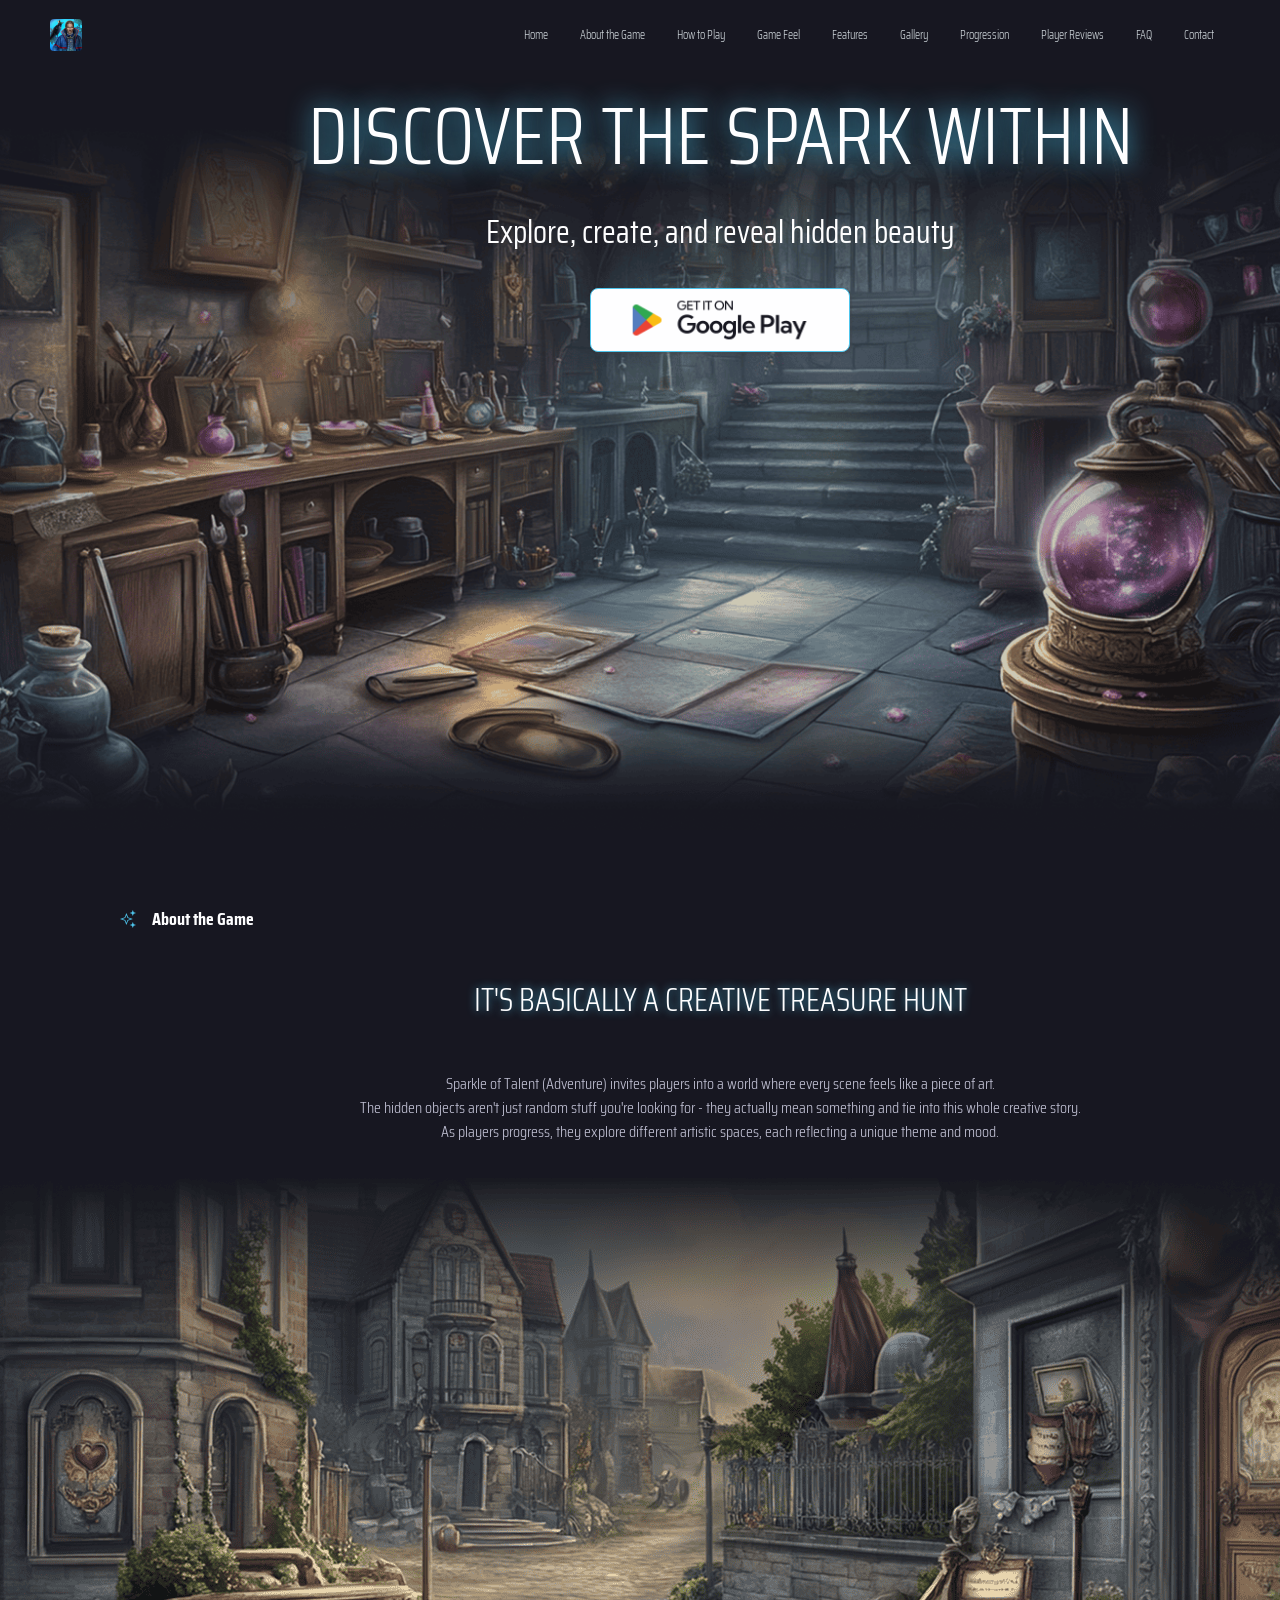
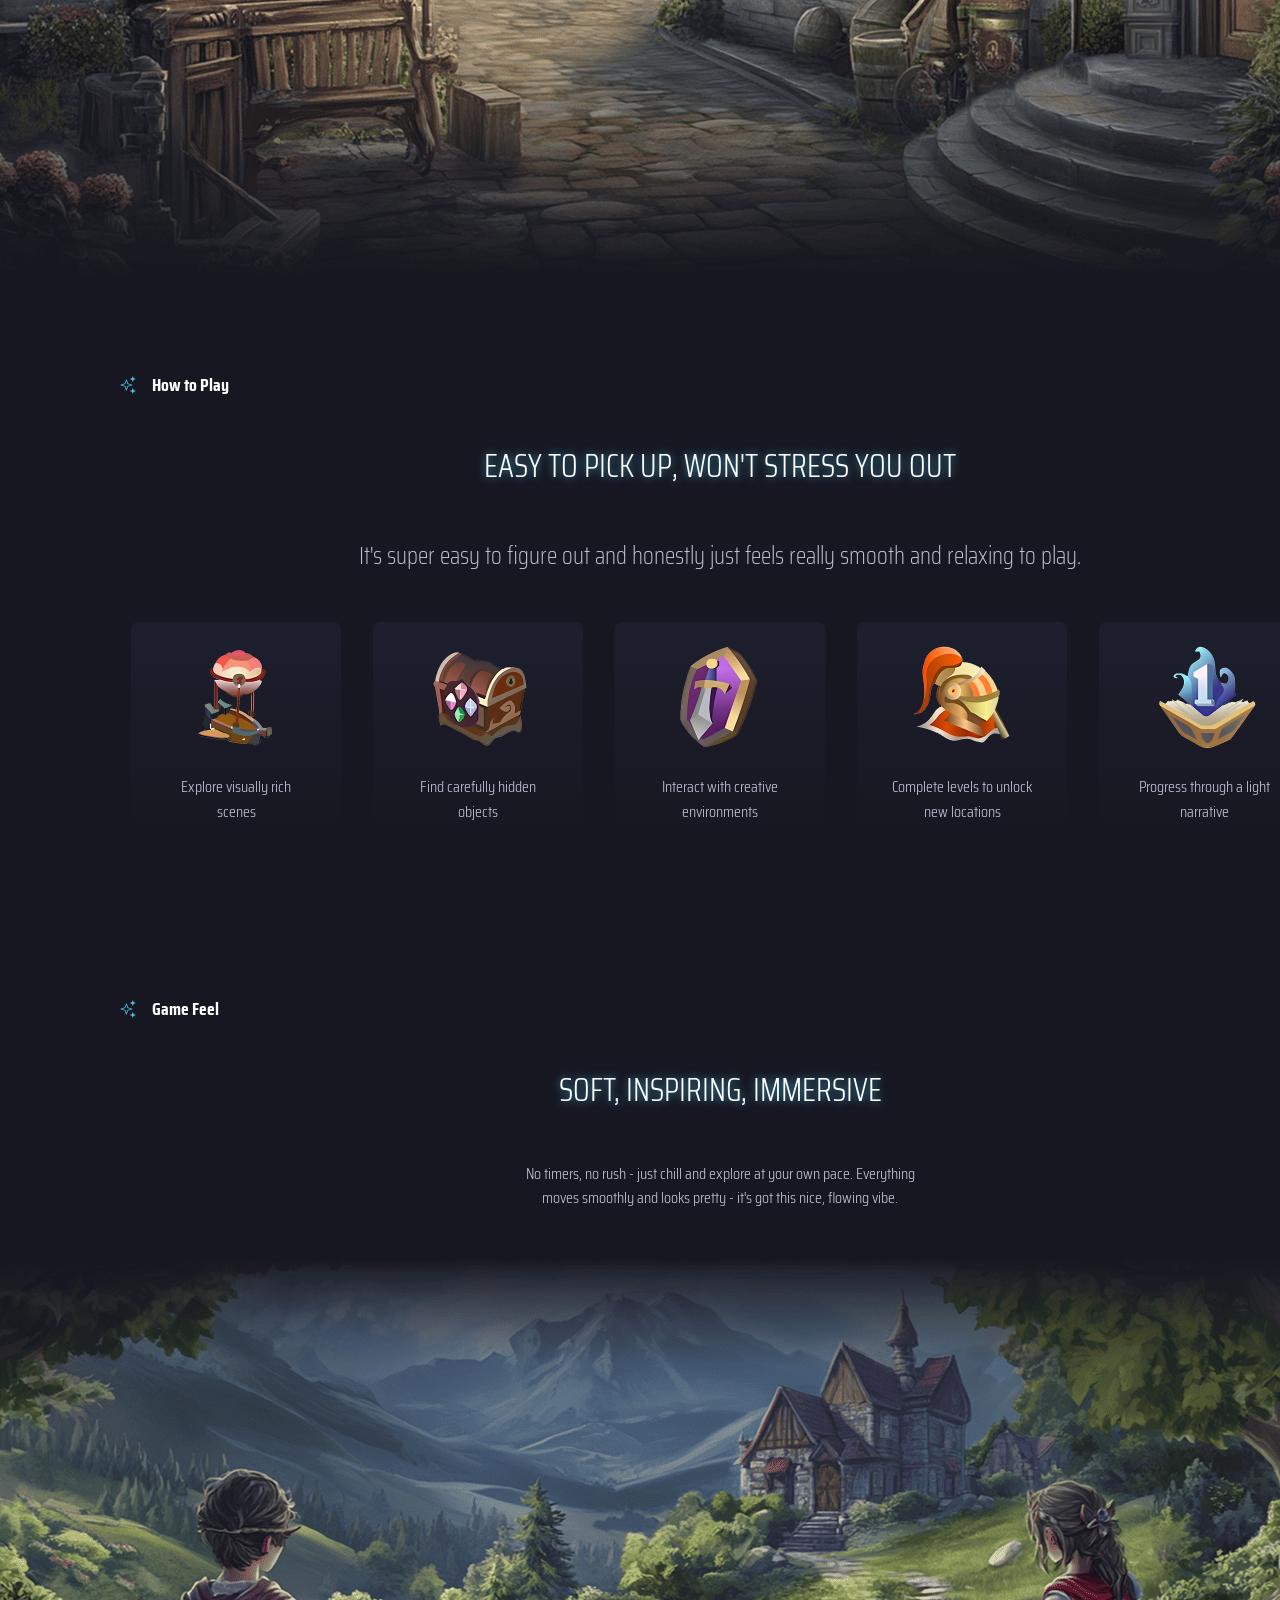
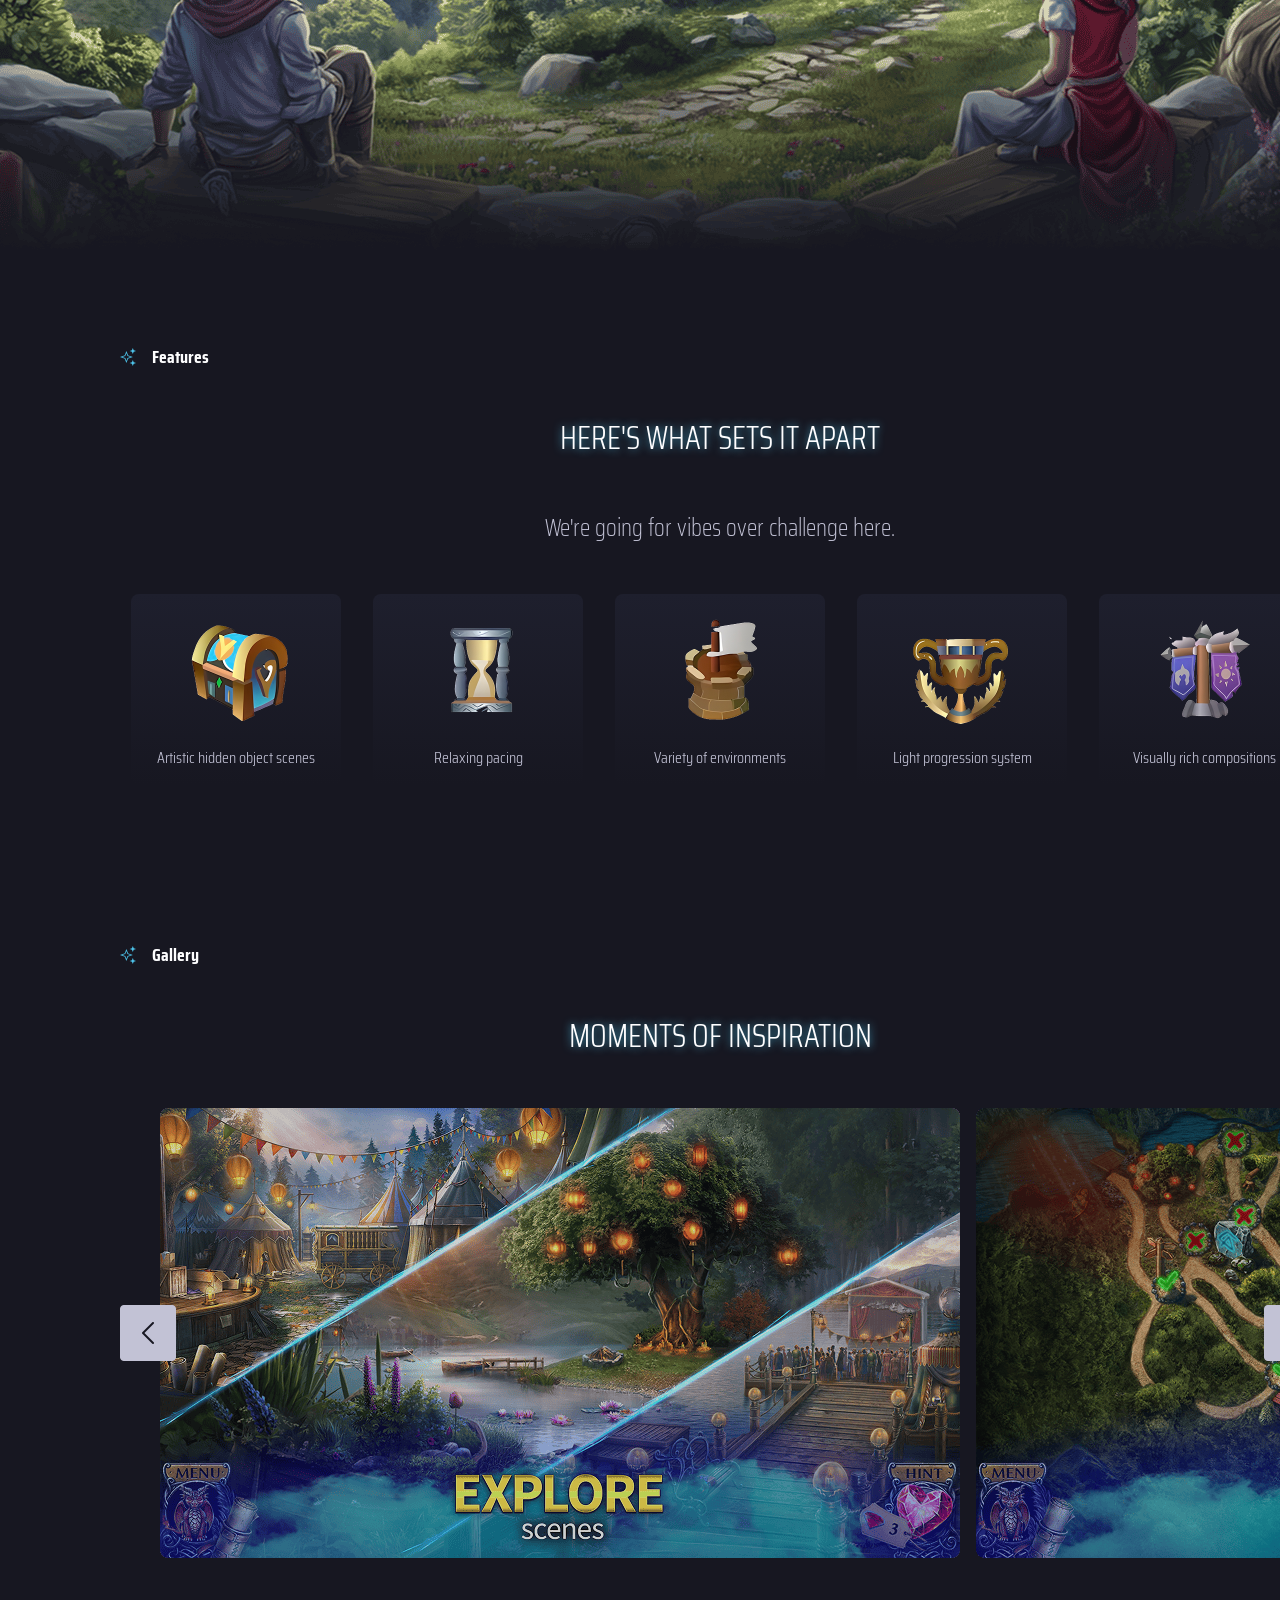
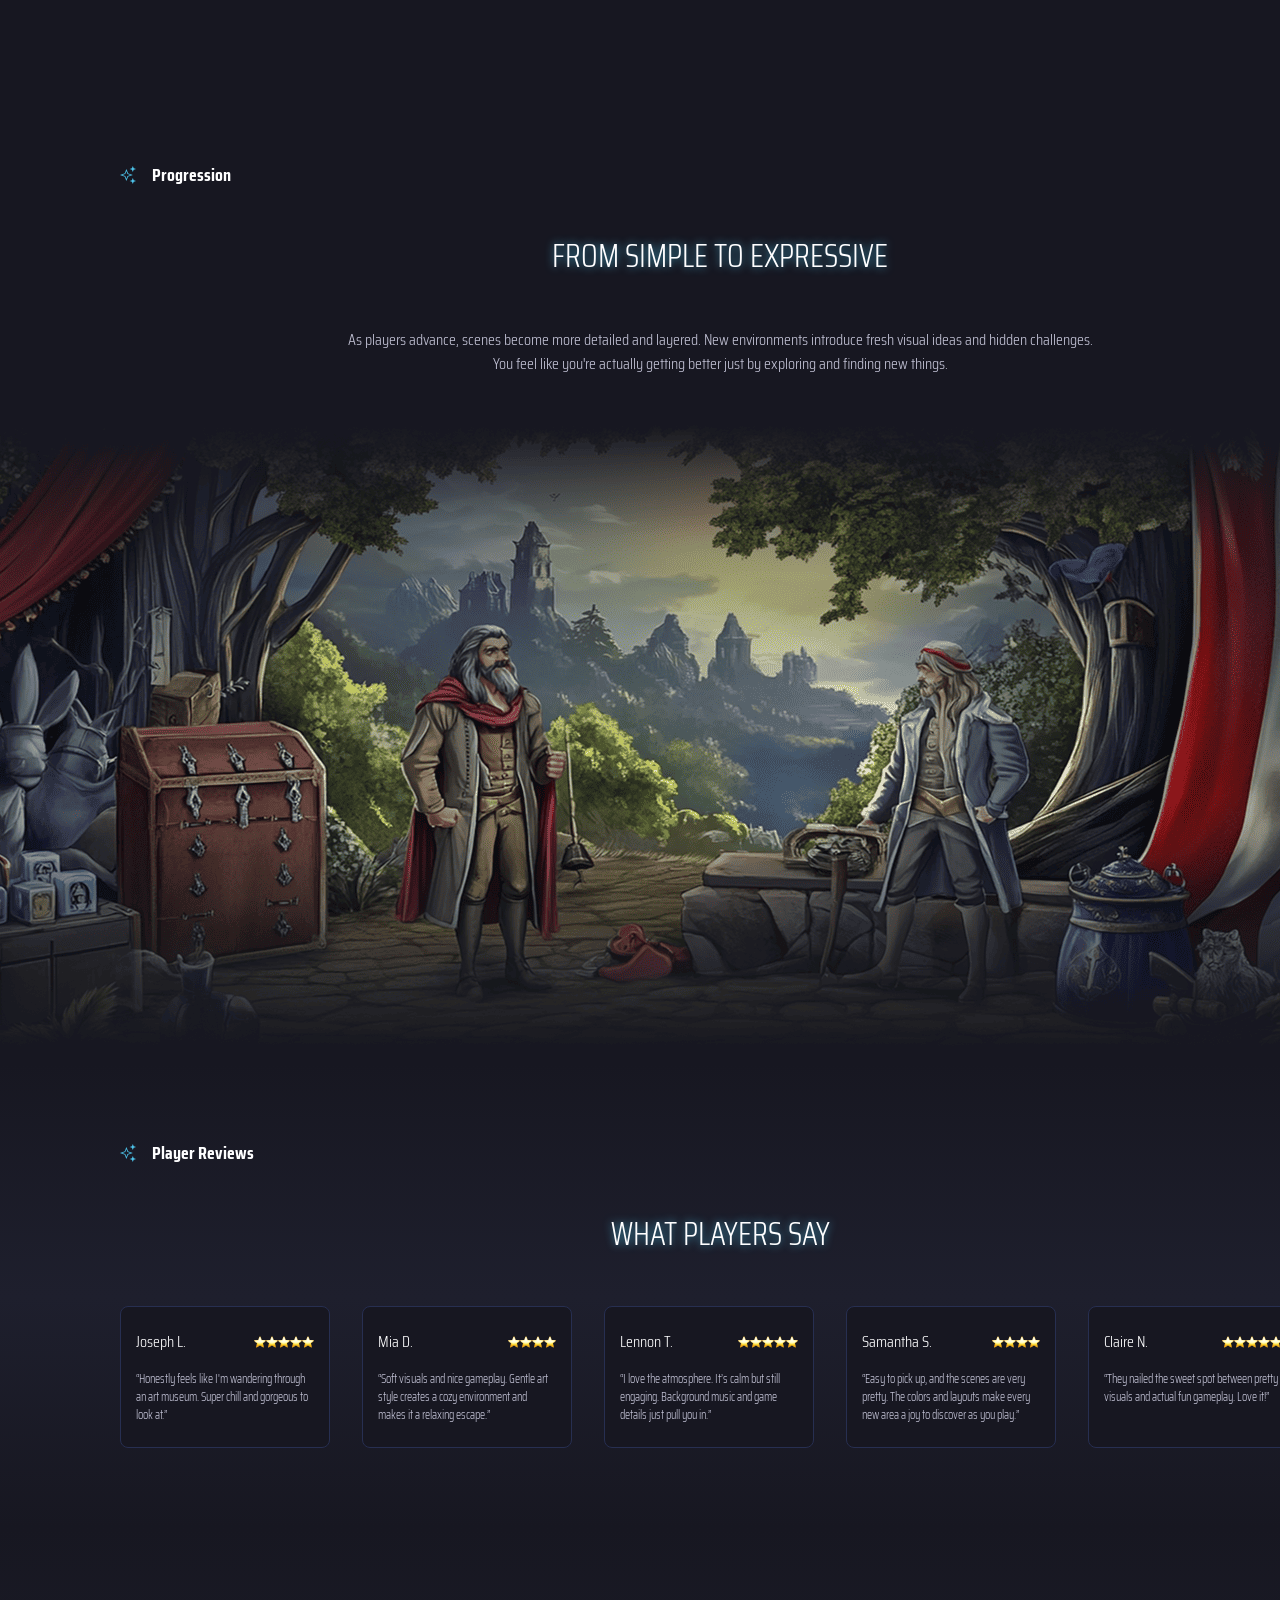
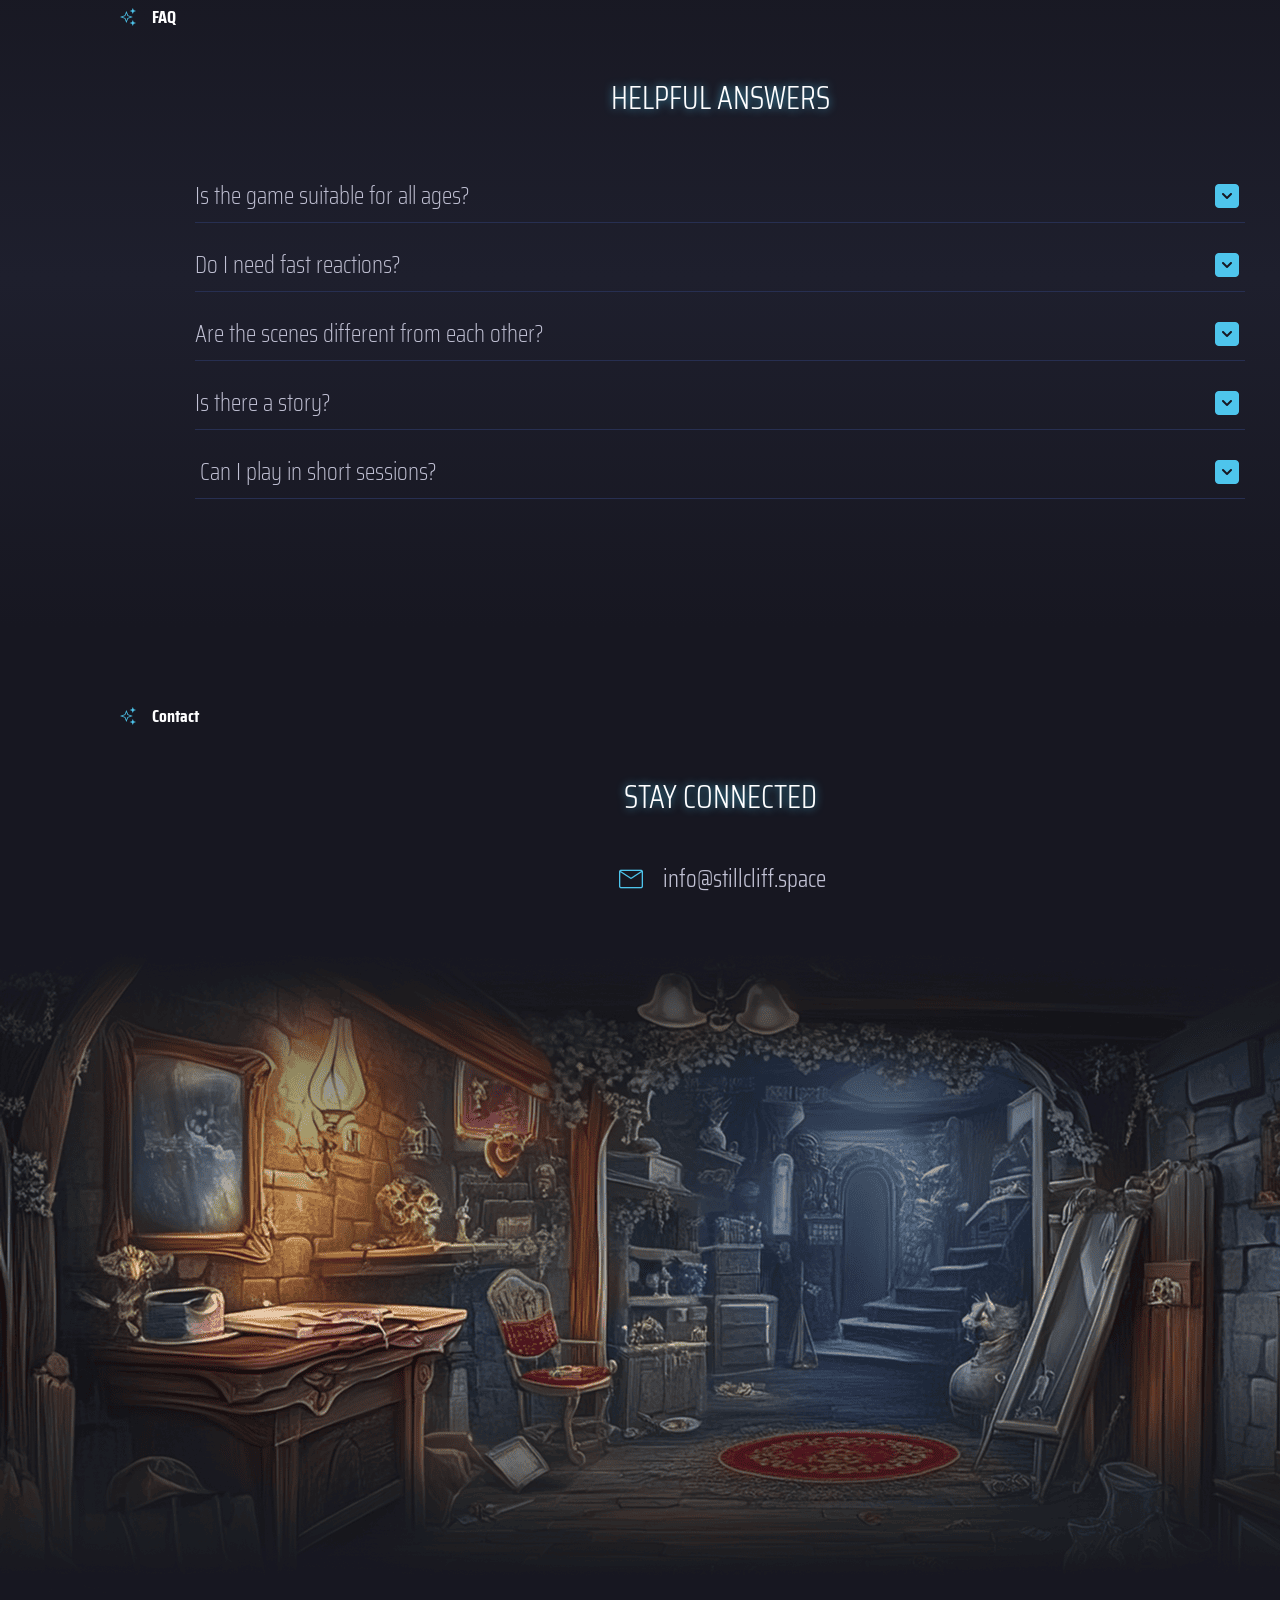
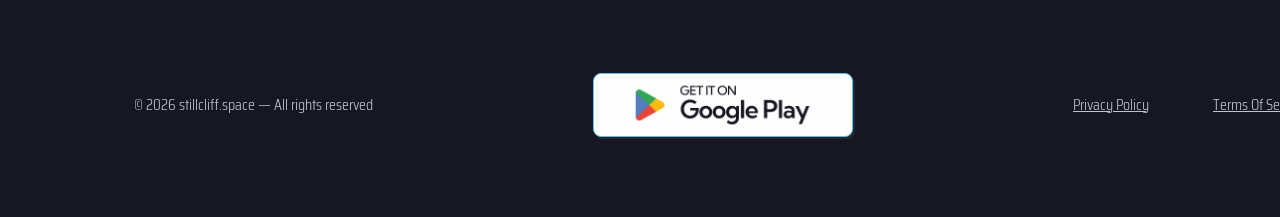
<file: index.html>
<!doctype html>
<html lang="en">
  <head>
    <meta charset="UTF-8" />
    <meta name="viewport" content="width=device-width, initial-scale=1.0" />
    <meta name="description" content="" />
    <title>Sparkle of Talent</title>
    <link rel="icon" href="img/fav_500.png" />

    <link rel="stylesheet" type="text/css" href="slick/slick.css" />
    <link rel="stylesheet" href="css/main.css" />
  </head>

  <body>
    <header class="o-c-header">
      <div class="o-c-header-background"></div>
      <nav class="o-c-navigation">
        <ul class="o-c-navigation-list">
          <li class="o-c-navigation-item">
            <a href="/">
              <img
                class="o-c-title-img o-c-navigation-img"
                alt="logo"
                src="img/fav_500.png"
                style="width: 32px; border-radius: 4px"
              />
            </a>
          </li>
          <li class="o-c-navigation-item">
            <a href="/" class="o-c-navigation-link">Home</a>
          </li>
          <li class="o-c-navigation-item">
            <a href="/#about" class="o-c-navigation-link">About the Game</a>
          </li>
          <li class="o-c-navigation-item">
            <a href="/#why" class="o-c-navigation-link">How to Play</a>
          </li>
          <li class="o-c-navigation-item">
            <a href="/#uniqueness" class="o-c-navigation-link">Game Feel</a>
          </li>

          <li class="o-c-navigation-item">
            <a href="/#how" class="o-c-navigation-link">Features</a>
          </li>
          <li class="o-c-navigation-item">
            <a href="/#gallery" class="o-c-navigation-link">Gallery</a>
          </li>
          <li class="o-c-navigation-item">
            <a href="/#progression" class="o-c-navigation-link">Progression</a>
          </li>
          <li class="o-c-navigation-item">
            <a href="/#reviews" class="o-c-navigation-link">Player Reviews</a>
          </li>
          <li class="o-c-navigation-item">
            <a href="/#faq" class="o-c-navigation-link">FAQ</a>
          </li>

          <li class="o-c-navigation-item">
            <a href="/#features" class="o-c-navigation-link">Contact</a>
          </li>
        </ul>

        <div class="o-c-header-button-wrapper">
          <a href="/" class="o-c-policy-terms-header-icon-menu">
            <img
              href="/"
              class="o-c-title-img"
              alt="logo"
              src="img/fav_500.png"
              style="width: 24px; border-radius: 4px"
            />
          </a>

          <button type="button" class="o-c-header-icon-button" data-menu-button>
            <svg
              class="o-c-header-icon o-c-header-icon-menu"
              width="24"
              height="24"
              viewBox="0 0 24 24"
              fill="none"
              xmlns="http://www.w3.org/2000/svg"
            >
              <path
                d="M5 7H19M5 17H19M5 12H19"
                stroke="#4EC5EC"
                stroke-linecap="round"
              />
            </svg>

            <svg
              class="o-c-header-icon o-c-header-icon-close"
              width="24"
              height="24"
              viewBox="0 0 24 24"
              fill="none"
              xmlns="http://www.w3.org/2000/svg"
            >
              <path
                d="M6 6L11.75 11.75M11.75 11.75L6 17.5M11.75 11.75L17.5 17.5M11.75 11.75L17.5 6"
                stroke="#4EC5EC"
                stroke-linecap="round"
                stroke-linejoin="round"
              />
            </svg>
          </button>
        </div>
      </nav>
    </header>

    <main>
      <section class="o-c-home" id="home">
        <div class="o-c-home-container">
          <div class="o-c-home-container-top">
            <h1 class="o-c-home-title">Discover the Spark Within</h1>
            <p class="o-c-home-text">
              Explore, create, and reveal hidden beauty
            </p>
            <a
              class="o-c-home-link"
              href="https://play.google.com/store/apps/details?id=com.ffsvideogames.il8f2p&hl=en&gl=us"
              target="_blank"
            >
              <img class="o-c-home-img" src="./img/1.png" alt="google play" />
            </a>
          </div>
        </div>
      </section>
      <section class="o-c-about" id="about">
        <div class="o-c-about-container">
          <div class="o-c-about-title">
            <img class="o-c-about-title-img" src="/img/tower.png" alt="tower" />
            <h2>About the Game</h2>
          </div>
          <h3 class="o-c-about-title-two">
            It's basically a creative treasure hunt
          </h3>
          <p class="o-c-about-text">
            Sparkle of Talent (Adventure) invites players into a world where
            every scene feels like a piece of art. <br />
            The hidden objects aren't just random stuff you're looking for -
            they actually mean something and tie into this whole creative story.
            As players progress, they explore different artistic spaces, each
            reflecting a unique theme and mood.
          </p>
        </div>
      </section>
      <article class="o-c-why" id="why">
        <span style="display: none"
          >Generated: 2026-05-7, Hash: o-c-qk-o-c-39fd7x</span
        >

        <div class="o-c-why-container">
          <div class="o-c-about-title">
            <img class="o-c-about-title-img" src="/img/tower.png" alt="tower" />
            <h2>How to Play</h2>
          </div>
          <h3 class="o-c-about-title-two">
            Easy to pick up, won't stress you out
          </h3>
          <p class="o-c-about-text o-c-about-text-two">
            It's super easy to figure out and honestly just feels really smooth
            and relaxing to play.
          </p>
          <dl class="o-c-why-list">
            <div class="o-c-why-item">
              <dt class="o-c-why-text-bold">
                <figure class="o-c-why-img">
                  <img class="o-c-why-img" src="img/why/2 (1).png" />
                </figure>
              </dt>
              <dd class="o-c-why-text">Explore visually rich scenes</dd>
            </div>
            <div class="o-c-why-item">
              <dt class="o-c-why-text-bold">
                <figure class="o-c-why-img">
                  <img class="o-c-why-img" src="img/why/2 (2).png" />
                </figure>
              </dt>
              <dd class="o-c-why-text">Find carefully hidden objects</dd>
            </div>
            <div class="o-c-why-item">
              <dt class="o-c-why-text-bold">
                <figure class="o-c-why-img">
                  <img class="o-c-why-img" src="img/why/2 (3).png" />
                </figure>
              </dt>
              <dd class="o-c-why-text">Interact with creative environments</dd>
            </div>
            <div class="o-c-why-item">
              <dt class="o-c-why-text-bold">
                <figure class="o-c-why-img">
                  <img class="o-c-why-img" src="img/why/2 (4).png" />
                </figure>
              </dt>
              <dd class="o-c-why-text">
                Complete levels to unlock new locations
              </dd>
            </div>
            <div class="o-c-why-item">
              <dt class="o-c-why-text-bold">
                <figure class="o-c-why-img">
                  <img class="o-c-why-img" src="img/why/2 (5).png" />
                </figure>
              </dt>
              <dd class="o-c-why-text">Progress through a light narrative</dd>
            </div>
          </dl>
        </div>
      </article>
      <section class="o-c-uniqueness" id="uniqueness">
        <div class="o-c-uniqueness-container">
          <div class="o-c-about-title">
            <img class="o-c-about-title-img" src="/img/tower.png" alt="tower" />
            <h2>Game Feel</h2>
          </div>
          <h3 class="o-c-about-title-two">Soft, inspiring, immersive</h3>
          <p class="o-c-about-text o-c-uniqueness-text">
            No timers, no rush - just chill and explore at your own pace.
            Everything moves smoothly and looks pretty - it's got this nice,
            flowing vibe.
          </p>
        </div>
      </section>

      <section class="o-c-how" id="how">
        <div class="o-c-how-container">
          <div class="o-c-about-title">
            <img class="o-c-about-title-img" src="/img/tower.png" alt="tower" />
            <h2>Features</h2>
          </div>
          <h3 class="o-c-about-title-two">Here's what sets it apart</h3>
          <p
            class="o-c-about-text o-c-about-text-two"
            style="padding-left: 25px; padding-right: 25px"
          >
            We're going for vibes over challenge here.
          </p>

          <ul class="o-c-how-list">
            <li class="o-c-how-item">
              <img class="o-c-how-img" src="/img/how/3 (1).png" alt="image" />
              <p class="o-c-how-text">Artistic hidden object scenes</p>
            </li>
            <li class="o-c-how-item">
              <img class="o-c-how-img" src="/img/how/3 (2).png" alt="image" />
              <p class="o-c-how-text">Relaxing pacing</p>
            </li>
            <li class="o-c-how-item">
              <img class="o-c-how-img" src="/img/how/3 (3).png" alt="image" />
              <p class="o-c-how-text">Variety of environments</p>
            </li>
            <li class="o-c-how-item">
              <img class="o-c-how-img" src="/img/how/3 (4).png" alt="image" />
              <p class="o-c-how-text">Light progression system</p>
            </li>
            <li class="o-c-how-item">
              <img class="o-c-how-img" src="/img/how/3 (5).png" alt="image" />
              <p class="o-c-how-text">Visually rich compositions</p>
            </li>
          </ul>
        </div>
      </section>
      <section class="o-c-gallery" id="gallery">
        <div class="o-c-gallery-container">
          <div class="o-c-about-title">
            <img class="o-c-about-title-img" src="/img/tower.png" alt="tower" />
            <h2>Gallery</h2>
          </div>
          <h3 class="o-c-about-title-two">Moments of inspiration</h3>

          <ul class="o-c-gallery-list">
            <li class="o-c-gallery-item">
              <img
                class="o-c-gallery-image"
                src="./img/gallery/gal1.png"
                alt="gallery image"
              />
            </li>
            <li class="o-c-gallery-item">
              <img
                class="o-c-gallery-image"
                src="./img/gallery/gal2.png"
                alt="gallery image"
              />
            </li>
            <li class="o-c-gallery-item">
              <img
                class="o-c-gallery-image"
                src="./img/gallery/gal3.png"
                alt="gallery image"
              />
            </li>
            <li class="o-c-gallery-item">
              <img
                class="o-c-gallery-image"
                src="./img/gallery/gal4.png"
                alt="gallery image"
              />
            </li>
            <li class="o-c-gallery-item">
              <img
                class="o-c-gallery-image"
                src="./img/gallery/gal5.png"
                alt="gallery image"
              />
            </li>
            <li class="o-c-gallery-item">
              <img
                class="o-c-gallery-image"
                src="./img/gallery/gal6.png"
                alt="gallery image"
              />
            </li>
            <li class="o-c-gallery-item">
              <img
                class="o-c-gallery-image"
                src="./img/gallery/gal7.png"
                alt="gallery image"
              />
            </li>
          </ul>
          <div class="o-c-gallery-button-container">
            <button class="o-c-gallery-button o-c-gallery-list-left">
              <img
                class="o-c-gallery-button-icon"
                src="img/gallery/arrow_left.png"
                alt="left button"
              />
            </button>
            <button class="o-c-gallery-button o-c-gallery-list-right">
              <img
                class="o-c-gallery-button-icon"
                src="img/gallery/arrow_right.png"
                alt="right button"
              />
            </button>
          </div>
        </div>
      </section>
      <section class="o-c-progression" id="progression">
        <div class="o-c-progression-container">
          <div class="o-c-about-title">
            <img class="o-c-about-title-img" src="/img/tower.png" alt="tower" />
            <h2>Progression</h2>
          </div>
          <h3 class="o-c-about-title-two">From simple to expressive</h3>
          <p class="o-c-about-text o-c-progression-text">
            As players advance, scenes become more detailed and layered. New
            environments introduce fresh visual ideas and hidden challenges. You
            feel like you're actually getting better just by exploring and
            finding new things.
          </p>
        </div>
      </section>
      <section class="o-c-reviews" id="reviews">
        <div class="o-c-reviews-container">
          <div class="o-c-about-title">
            <img class="o-c-about-title-img" src="/img/tower.png" alt="tower" />
            <h2>Player Reviews</h2>
          </div>
          <h3 class="o-c-about-title-two">What players say</h3>

          <ul class="o-c-reviews-list">
            <li class="o-c-reviews-item">
              <div class="o-c-reviews-item-top">
                <p class="o-c-reviews-text-bold">Joseph L.</p>
                <img
                  class="o-c-reviews-img"
                  src="/img/stars (1).png"
                  alt="image"
                />
              </div>
              <p class="o-c-reviews-text">
                “Honestly feels like I'm wandering through an art museum. Super
                chill and gorgeous to look at.”
              </p>
            </li>
            <li class="o-c-reviews-item">
              <div class="o-c-reviews-item-top">
                <p class="o-c-reviews-text-bold">Mia D.</p>
                <img
                  class="o-c-reviews-img"
                  src="/img/stars (2).png"
                  alt="image"
                />
              </div>
              <p class="o-c-reviews-text">
                “Soft visuals and nice gameplay. Gentle art style creates a cozy
                environment and makes it a relaxing escape.”
              </p>
            </li>
            <li class="o-c-reviews-item">
              <div class="o-c-reviews-item-top">
                <p class="o-c-reviews-text-bold">Lennon T.</p>
                <img
                  class="o-c-reviews-img"
                  src="/img/stars (1).png"
                  alt="image"
                />
              </div>
              <p class="o-c-reviews-text">
                “I love the atmosphere. It’s calm but still engaging. Background
                music and game details just pull you in.”
              </p>
            </li>
            <li class="o-c-reviews-item">
              <div class="o-c-reviews-item-top">
                <p class="o-c-reviews-text-bold">Samantha S.</p>
                <img
                  class="o-c-reviews-img"
                  src="/img/stars (2).png"
                  alt="image"
                />
              </div>
              <p class="o-c-reviews-text">
                “Easy to pick up, and the scenes are very pretty. The colors and
                layouts make every new area a joy to discover as you play.”
              </p>
            </li>
            <li class="o-c-reviews-item">
              <div class="o-c-reviews-item-top">
                <p class="o-c-reviews-text-bold">Claire N.</p>
                <img
                  class="o-c-reviews-img"
                  src="/img/stars (1).png"
                  alt="image"
                />
              </div>
              <p class="o-c-reviews-text">
                “They nailed the sweet spot between pretty visuals and actual
                fun gameplay. Love it!”
              </p>
            </li>
          </ul>
        </div>
      </section>
      <section class="o-c-faq" id="faq">
        <div class="o-c-faq-container">
          <div class="o-c-about-title">
            <img class="o-c-about-title-img" src="/img/tower.png" alt="tower" />
            <h2>FAQ</h2>
          </div>
          <h3 class="o-c-about-title-two">Helpful answers</h3>
          <ul class="o-c-faq-list">
            <li class="o-c-faq-item">
              <div class="o-c-faq-question" onclick="toggleAnswer(this)">
                <span>Is the game suitable for all ages?</span>
                <button class="o-c-toggle-button">
                  <img src="/img/down.png" alt="Toggle" />
                </button>
              </div>
              <div class="o-c-faq-answer">
                Yes. It’s designed to be accessible and relaxing.
              </div>
            </li>
            <li class="o-c-faq-item">
              <div class="o-c-faq-question" onclick="toggleAnswer(this)">
                <span>Do I need fast reactions?</span>
                <button class="o-c-toggle-button">
                  <img src="/img/down.png" alt="Toggle" />
                </button>
              </div>
              <div class="o-c-faq-answer">
                No. The gameplay is calm and not time-based.
              </div>
            </li>
            <li class="o-c-faq-item">
              <div class="o-c-faq-question" onclick="toggleAnswer(this)">
                <span>Are the scenes different from each other?</span>
                <button class="o-c-toggle-button">
                  <img src="/img/down.png" alt="Toggle" />
                </button>
              </div>
              <div class="o-c-faq-answer">
                Yes. Each location has a unique artistic theme.
              </div>
            </li>
            <li class="o-c-faq-item">
              <div class="o-c-faq-question" onclick="toggleAnswer(this)">
                <span>Is there a story?</span>
                <button class="o-c-toggle-button">
                  <img src="/img/down.png" alt="Toggle" />
                </button>
              </div>
              <div class="o-c-faq-answer">
                There is a light narrative that connects progression.
              </div>
            </li>
            <li class="o-c-faq-item">
              <div class="o-c-faq-question" onclick="toggleAnswer(this)">
                <span> Can I play in short sessions?</span>
                <button class="o-c-toggle-button">
                  <img src="/img/down.png" alt="Toggle" />
                </button>
              </div>
              <div class="o-c-faq-answer">
                Yes. Levels are designed for flexible playtime.
              </div>
            </li>
          </ul>
        </div>
      </section>

      <section class="o-c-features" id="features">
        <div class="o-c-features-container">
          <div class="o-c-about-title">
            <img class="o-c-about-title-img" src="/img/tower.png" alt="tower" />
            <h2>Contact</h2>
          </div>
          <h3 class="o-c-about-title-two">Stay connected</h3>

          <div class="o-c-features-item">
            <img class="o-c-features-img" src="/img/2.png" alt="image" />
            <a class="o-c-features-text" href="mailto:info@stillcliff.space"
              ><span class="o-c-features-text">info@stillcliff.space</span></a
            >
          </div>
        </div>
      </section>
    </main>
    <footer class="o-c-footer" style="margin: auto; background: #171721">
      <div class="o-c-footer-container">
        <p class="o-c-footer-copyright o-c-footer-copyright-two">
          © 2026 stillcliff.space — All rights reserved
        </p>
        <a
          target="_blank"
          href="https://play.google.com/store/apps/details?id=com.ffsvideogames.il8f2p&hl=en&gl=us"
        >
          <img
            class="o-c-home-img o-c-footer-img"
            src="/img/1.png"
            alt="button"
          />
        </a>

        <div class="o-c-footer-wrapper">
          <a class="o-c-footer-text" href="/policy.html">Privacy Policy</a>
          <a class="o-c-footer-text" href="/terms.html">Terms Of Service </a>
        </div>
        <p class="o-c-footer-copyright o-c-footer-copyright-one">
          © 2026 stillcliff.space — All rights reserved
        </p>
      </div>
    </footer>
    <script src="js/mobile-menu.js"></script>
    <script src="js/jquery-loc-o-c-0.js"></script>
    <script type="text/javascript" src="slick/slick.min.js"></script>
    <script src="js/slick.js"></script>
  </body>
</html>
</file>
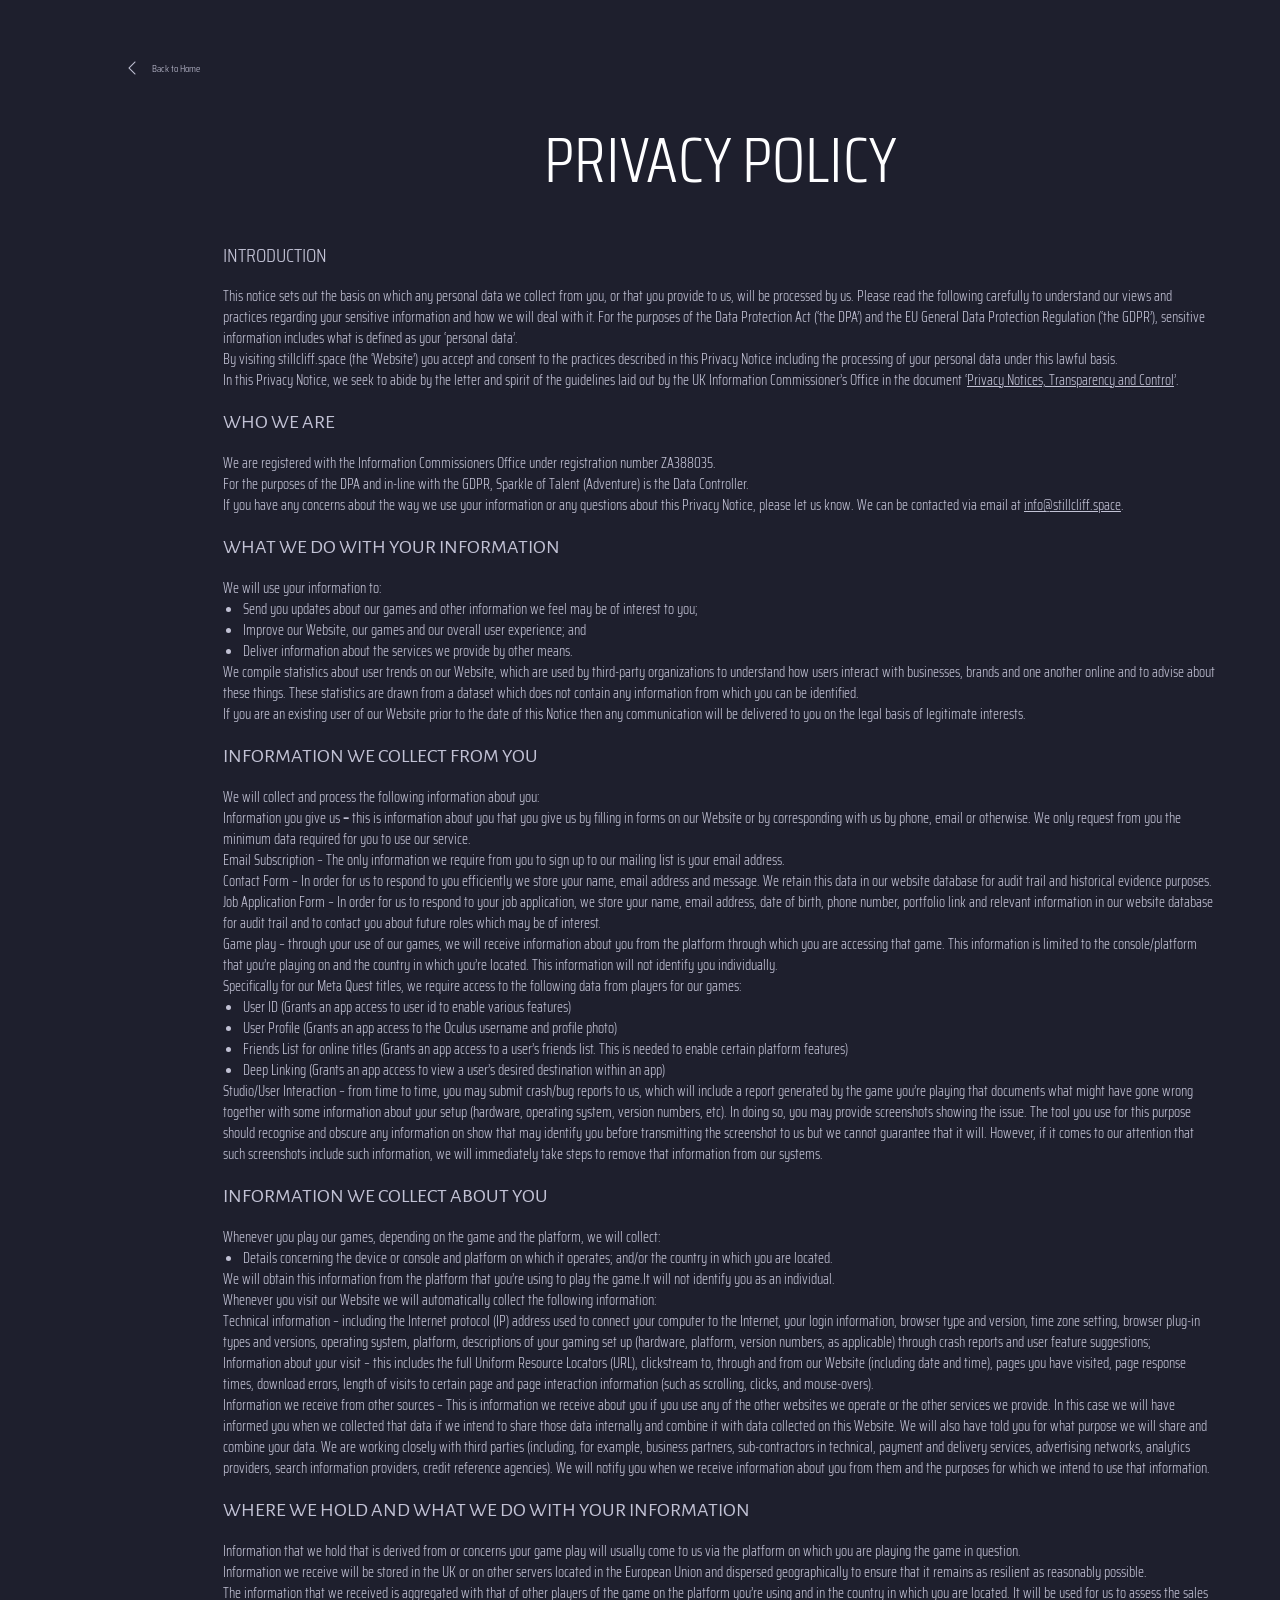
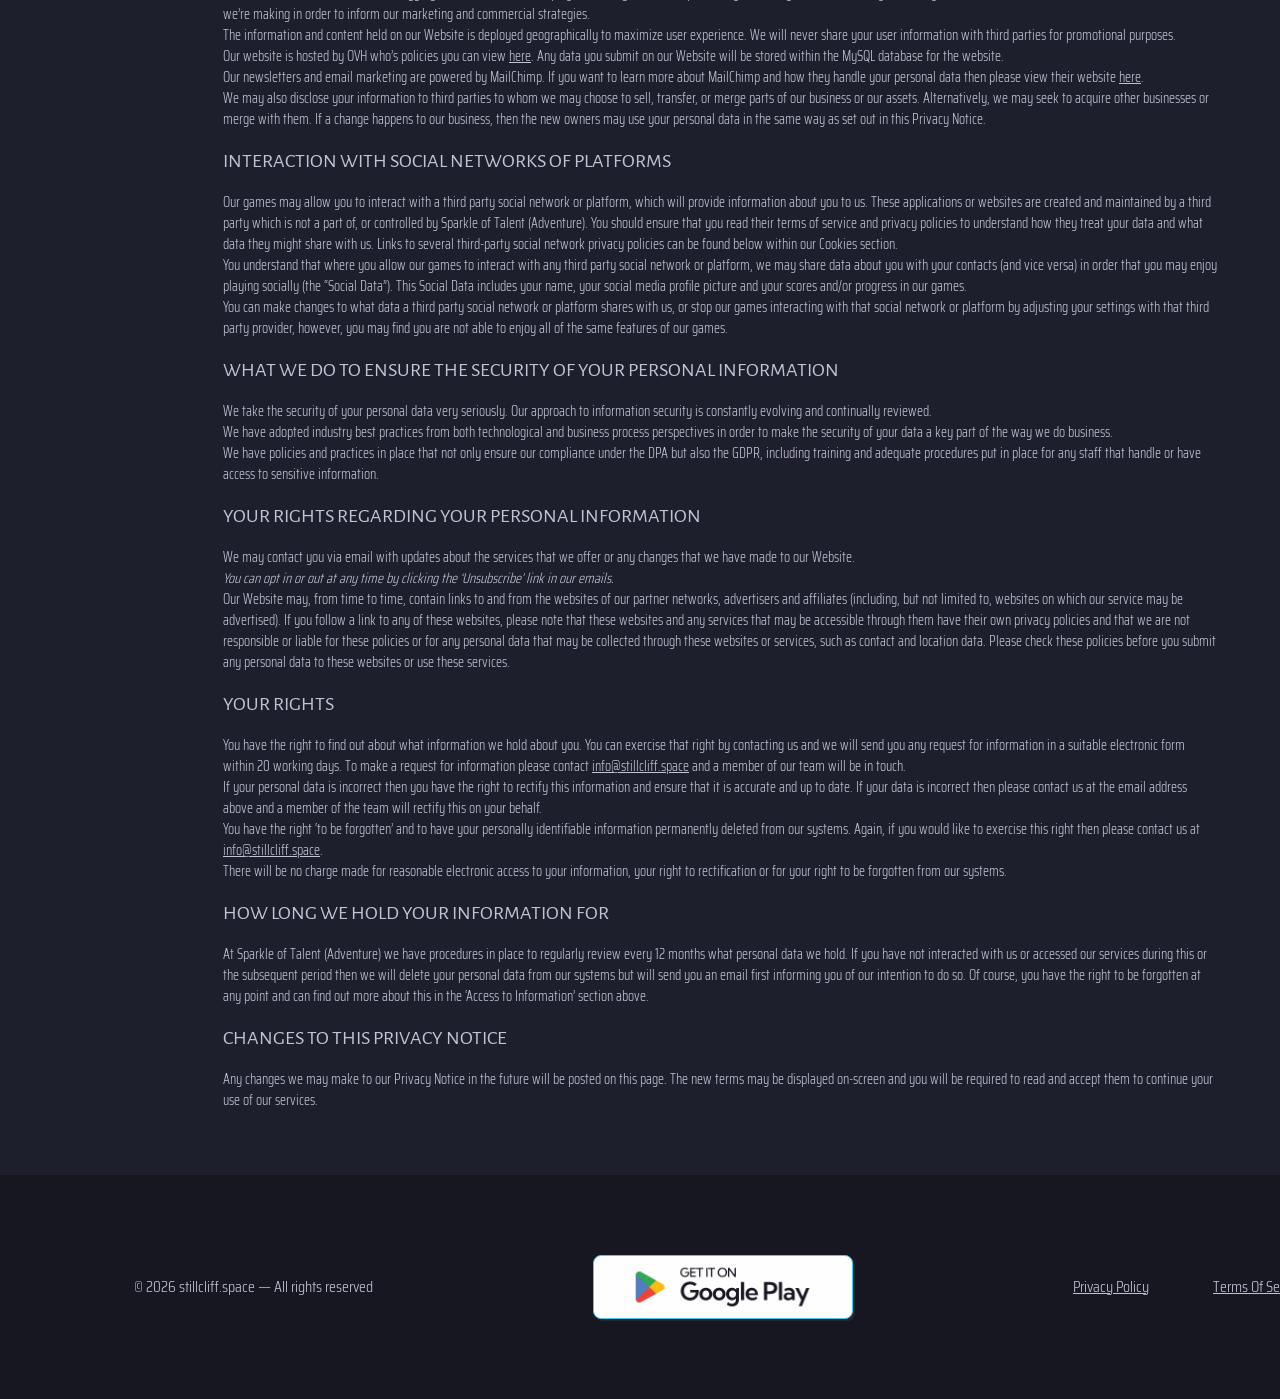
<file: policy.html>
<!doctype html>
<html lang="en">
  <head>
    <meta charset="UTF-8" />
    <meta name="viewport" content="width=device-width, initial-scale=1.0" />

    <title>Privacy Policy</title>
    <link rel="icon" href="img/fav_500.png" />
    <link rel="stylesheet" type="text/css" href="slick/slick.css" />
    <link rel="stylesheet" href="css/main.css" />
  </head>

  <body>
    <header class="o-c-header o-c-header-terms">
      <div class="o-c-header-background"></div>
      <nav class="o-c-navigation">
        <ul class="o-c-navigation-list-terms">
          <li class="o-c-navigation-item">
            <a href="/" class="o-c-header-terms-img">
              <img
                class=" "
                alt="logo"
                src="img/back.png"
                style="width: 24px; height: 24px"
              />Back to Home
            </a>
          </li>
        </ul>
      </nav>
    </header>

    <main style="background: #1e1f2d">
      <section>
        <div class="o-c-policy-terms-container">
          <h1>Privacy Policy</h1>

          <h2>Introduction</h2>

          <p>
            This notice sets out the basis on which any personal data we collect
            from you, or that you provide to us, will be processed by us. Please
            read the following carefully to understand our views and practices
            regarding your sensitive information and how we will deal with it.
            For the purposes of the Data Protection Act (‘the DPA’) and the EU
            General Data Protection Regulation (‘the GDPR’), sensitive
            information includes what is defined as your ‘personal data’.
          </p>
          <p>
            By visiting <span class="app-domain">stillcliff.space</span> (the
            ‘Website’) you accept and consent to the practices described in this
            Privacy Notice including the processing of your personal data under
            this lawful basis.
          </p>
          <p>
            In this Privacy Notice, we seek to abide by the letter and spirit of
            the guidelines laid out by the UK Information Commissioner’s Office
            in the document ‘<a
              class="domain"
              href="https://ico.org.uk/about-the-ico/privacy-notices-transparency-and-control/"
              target="_blank"
              rel="noopener noreferrer"
              title="ICO Privacy Notices, Transparency and Control"
              >Privacy Notices, Transparency and Control</a
            >’.
          </p>

          <h3>Who We Are</h3>

          <p>
            We are registered with the Information Commissioners Office under
            registration number ZA388035.
          </p>
          <p>
            For the purposes of the DPA and in-line with the GDPR,
            <span class="name">Sparkle of Talent (Adventure)</span> is the Data
            Controller.
          </p>
          <p>
            If you have any concerns about the way we use your information or
            any questions about this Privacy Notice, please let us know. We can
            be contacted via email at
            <a href="mailto:info@stillcliff.space"
              ><span class="domain">info@stillcliff.space</span></a
            >.
          </p>

          <h3>What we do with your information</h3>

          <p>We will use your information to:</p>
          <ul>
            <li>
              Send you updates about our games and other information we feel may
              be of interest to you;
            </li>
            <li>
              Improve our Website, our games and our overall user experience;
              and
            </li>
            <li>
              Deliver information about the services we provide by other means.
            </li>
          </ul>
          <p>
            We compile statistics about user trends on our Website, which are
            used by third-party organizations to understand how users interact
            with businesses, brands and one another online and to advise about
            these things. These statistics are drawn from a dataset which does
            not contain any information from which you can be identified.
          </p>
          <p>
            If you are an existing user of our Website prior to the date of this
            Notice then any communication will be delivered to you on the legal
            basis of legitimate interests.
          </p>

          <h3>Information we collect from you</h3>

          <p>
            We will collect and process the following information about you:
          </p>
          <p>
            Information you give us<strong> – </strong>this is information about
            you that you give us by filling in forms on our Website or by
            corresponding with us by phone, email or otherwise. We only request
            from you the minimum data required for you to use our service.
          </p>
          <p>
            Email Subscription – The only information we require from you to
            sign up to our mailing list is your email address.
          </p>
          <p>
            Contact Form – In order for us to respond to you efficiently we
            store your name, email address and message. We retain this data in
            our website database for audit trail and historical evidence
            purposes.
          </p>
          <p>
            Job Application Form – In order for us to respond to your job
            application, we store your name, email address, date of birth, phone
            number, portfolio link and relevant information in our website
            database for audit trail and to contact you about future roles which
            may be of interest.
          </p>
          <p>
            Game play – through your use of our games, we will receive
            information about you from the platform through which you are
            accessing that game. This information is limited to the
            console/platform that you’re playing on and the country in which
            you’re located. This information will not identify you individually.
          </p>
          <p>
            Specifically for our Meta Quest titles, we require access to the
            following data from players for our games:
          </p>
          <ul>
            <li>
              User ID (Grants an app access to user id to enable various
              features)
            </li>
            <li>
              User Profile (Grants an app access to the Oculus username and
              profile photo)
            </li>
            <li>
              Friends List for online titles (Grants an app access to a user’s
              friends list. This is needed to enable certain platform features)
            </li>
            <li>
              Deep Linking (Grants an app access to view a user’s desired
              destination within an app)
            </li>
          </ul>
          <p>
            Studio/User Interaction – from time to time, you may submit
            crash/bug reports to us, which will include a report generated by
            the game you’re playing that documents what might have gone wrong
            together with some information about your setup (hardware, operating
            system, version numbers, etc). In doing so, you may provide
            screenshots showing the issue. The tool you use for this purpose
            should recognise and obscure any information on show that may
            identify you before transmitting the screenshot to us but we cannot
            guarantee that it will. However, if it comes to our attention that
            such screenshots include such information, we will immediately take
            steps to remove that information from our systems.
          </p>

          <h3>Information we collect about you</h3>

          <p>
            Whenever you play our games, depending on the game and the platform,
            we will collect:
          </p>
          <ul>
            <li>
              Details concerning the device or console and platform on which it
              operates; and/or the country in which you are located.
            </li>
          </ul>
          <p>
            <span
              >We will obtain this information from the platform that you’re
              using to play the game.It will not identify you as an
              individual.</span
            >
          </p>
          <p>
            Whenever you visit our Website we will automatically collect the
            following information:
          </p>
          <p>
            Technical information – including the Internet protocol (IP) address
            used to connect your computer to the Internet, your login
            information, browser type and version, time zone setting, browser
            plug-in types and versions, operating system, platform, descriptions
            of your gaming set up (hardware, platform, version numbers, as
            applicable) through crash reports and user feature suggestions;
          </p>
          <p>
            Information about your visit – this includes the full Uniform
            Resource Locators (URL), clickstream to, through and from our
            Website (including date and time), pages you have visited, page
            response times, download errors, length of visits to certain page
            and page interaction information (such as scrolling, clicks, and
            mouse-overs).
          </p>
          <p>
            Information we receive from other sources – This is information we
            receive about you if you use any of the other websites we operate or
            the other services we provide. In this case we will have informed
            you when we collected that data if we intend to share those data
            internally and combine it with data collected on this Website. We
            will also have told you for what purpose we will share and combine
            your data. We are working closely with third parties (including, for
            example, business partners, sub-contractors in technical, payment
            and delivery services, advertising networks, analytics providers,
            search information providers, credit reference agencies). We will
            notify you when we receive information about you from them and the
            purposes for which we intend to use that information.
          </p>

          <h3>Where we hold and what we do with your information</h3>

          <p>
            Information that we hold that is derived from or concerns your game
            play will usually come to us via the platform on which you are
            playing the game in question.
          </p>
          <p>
            Information we receive will be stored in the UK or on other servers
            located in the European Union and dispersed geographically to ensure
            that it remains as resilient as reasonably possible.
          </p>
          <p>
            The information that we received is aggregated with that of other
            players of the game on the platform you’re using and in the country
            in which you are located. It will be used for us to assess the sales
            we’re making in order to inform our marketing and commercial
            strategies.
          </p>
          <p>
            The information and content held on our Website is deployed
            geographically to maximize user experience. We will never share your
            user information with third parties for promotional purposes.
          </p>
          <p>
            Our website is hosted by OVH who’s policies you can view
            <a
              class="domain"
              href="https://www.ovh.co.uk/personal-data-protection/"
              target="_blank"
              rel="noopener noreferrer"
              title="OVH Personal Data Protection"
              >here</a
            >. Any data you submit on our Website will be stored within the
            MySQL database for the website.
          </p>
          <p>
            Our newsletters and email marketing are powered by MailChimp. If you
            want to learn more about MailChimp and how they handle your personal
            data then please view their website
            <a href="http://mailchimp.com/">here</a>.
          </p>
          <p>
            We may also disclose your information to third parties to whom we
            may choose to sell, transfer, or merge parts of our business or our
            assets. Alternatively, we may seek to acquire other businesses or
            merge with them. If a change happens to our business, then the new
            owners may use your personal data in the same way as set out in this
            Privacy Notice.
          </p>

          <h3>Interaction with Social Networks of Platforms</h3>

          <p>
            Our games may allow you to interact with a third party social
            network or platform, which will provide information about you to us.
            These applications or websites are created and maintained by a third
            party which is not a part of, or controlled by
            <span class="name">Sparkle of Talent (Adventure)</span>. You should
            ensure that you read their terms of service and privacy policies to
            understand how they treat your data and what data they might share
            with us. Links to several third-party social network privacy
            policies can be found below within our Cookies section.
          </p>
          <p>
            You understand that where you allow our games to interact with any
            third party social network or platform, we may share data about you
            with your contacts (and vice versa) in order that you may enjoy
            playing socially (the “Social Data”). This Social Data includes your
            name, your social media profile picture and your scores and/or
            progress in our games.
          </p>
          <p>
            You can make changes to what data a third party social network or
            platform shares with us, or stop our games interacting with that
            social network or platform by adjusting your settings with that
            third party provider, however, you may find you are not able to
            enjoy all of the same features of our games.
          </p>

          <h3>
            What we do to ensure the security of your personal information
          </h3>

          <p>
            We take the security of your personal data very seriously. Our
            approach to information security is constantly evolving and
            continually reviewed.
          </p>
          <p>
            We have adopted industry best practices from both technological and
            business process perspectives in order to make the security of your
            data a key part of the way we do business.
          </p>
          <p>
            We have policies and practices in place that not only ensure our
            compliance under the DPA but also the GDPR, including training and
            adequate procedures put in place for any staff that handle or have
            access to sensitive information.
          </p>

          <h3>Your rights regarding your personal information</h3>

          <p>
            We may contact you via email with updates about the services that we
            offer or any changes that we have made to our Website.
          </p>
          <p>
            <em
              >You can opt in or out at any time by clicking the ‘Unsubscribe’
              link in our emails.</em
            >
          </p>
          <p>
            Our Website may, from time to time, contain links to and from the
            websites of our partner networks, advertisers and affiliates
            (including, but not limited to, websites on which our service may be
            advertised). If you follow a link to any of these websites, please
            note that these websites and any services that may be accessible
            through them have their own privacy policies and that we are not
            responsible or liable for these policies or for any personal data
            that may be collected through these websites or services, such as
            contact and location data. Please check these policies before you
            submit any personal data to these websites or use these services.
          </p>

          <h3>Your Rights</h3>

          <p>
            You have the right to find out about what information we hold about
            you. You can exercise that right by contacting us and we will send
            you any request for information in a suitable electronic form within
            20 working days. To make a request for information please contact
            <a href="mailto:info@stillcliff.space"
              ><span class="domain">info@stillcliff.space</span></a
            >
            and a member of our team will be in touch.
          </p>
          <p>
            If your personal data is incorrect then you have the right to
            rectify this information and ensure that it is accurate and up to
            date. If your data is incorrect then please contact us at the email
            address above and a member of the team will rectify this on your
            behalf.
          </p>
          <p>
            You have the right ‘to be forgotten’ and to have your personally
            identifiable information permanently deleted from our systems.
            Again, if you would like to exercise this right then please contact
            us at
            <a href="mailto:info@stillcliff.space"
              ><span class="domain">info@stillcliff.space</span></a
            >.
          </p>
          <p>
            There will be no charge made for reasonable electronic access to
            your information, your right to rectification or for your right to
            be forgotten from our systems.
          </p>

          <h3>How long we hold your information for</h3>

          <p>
            At <span class="name">Sparkle of Talent (Adventure)</span> we have
            procedures in place to regularly review every 12 months what
            personal data we hold. If you have not interacted with us or
            accessed our services during this or the subsequent period then we
            will delete your personal data from our systems but will send you an
            email first informing you of our intention to do so. Of course, you
            have the right to be forgotten at any point and can find out more
            about this in the ‘Access to Information’ section above.
          </p>

          <h3>Changes to this Privacy Notice</h3>

          <p>
            Any changes we may make to our Privacy Notice in the future will be
            posted on this page. The new terms may be displayed on-screen and
            you will be required to read and accept them to continue your use of
            our services.
          </p>
        </div>
      </section>
    </main>

    <footer class="o-c-footer" style="margin: auto; background: #171721">
      <div class="o-c-footer-container">
        <p class="o-c-footer-copyright o-c-footer-copyright-two">
          © 2026 stillcliff.space — All rights reserved
        </p>
        <a
          target="_blank"
          href="https://play.google.com/store/apps/details?id=com.ffsvideogames.il8f2p&hl=en&gl=us"
        >
          <img
            class="o-c-home-img o-c-footer-img"
            src="/img/1.png"
            alt="button"
          />
        </a>

        <div class="o-c-footer-wrapper">
          <a class="o-c-footer-text" href="/policy.html">Privacy Policy</a>
          <a class="o-c-footer-text" href="/terms.html">Terms Of Service </a>
        </div>
        <p class="o-c-footer-copyright o-c-footer-copyright-one">
          © 2026 stillcliff.space — All rights reserved
        </p>
      </div>
    </footer>
    <script src="js/mobile-menu.js"></script>
  </body>
</html>
</file>
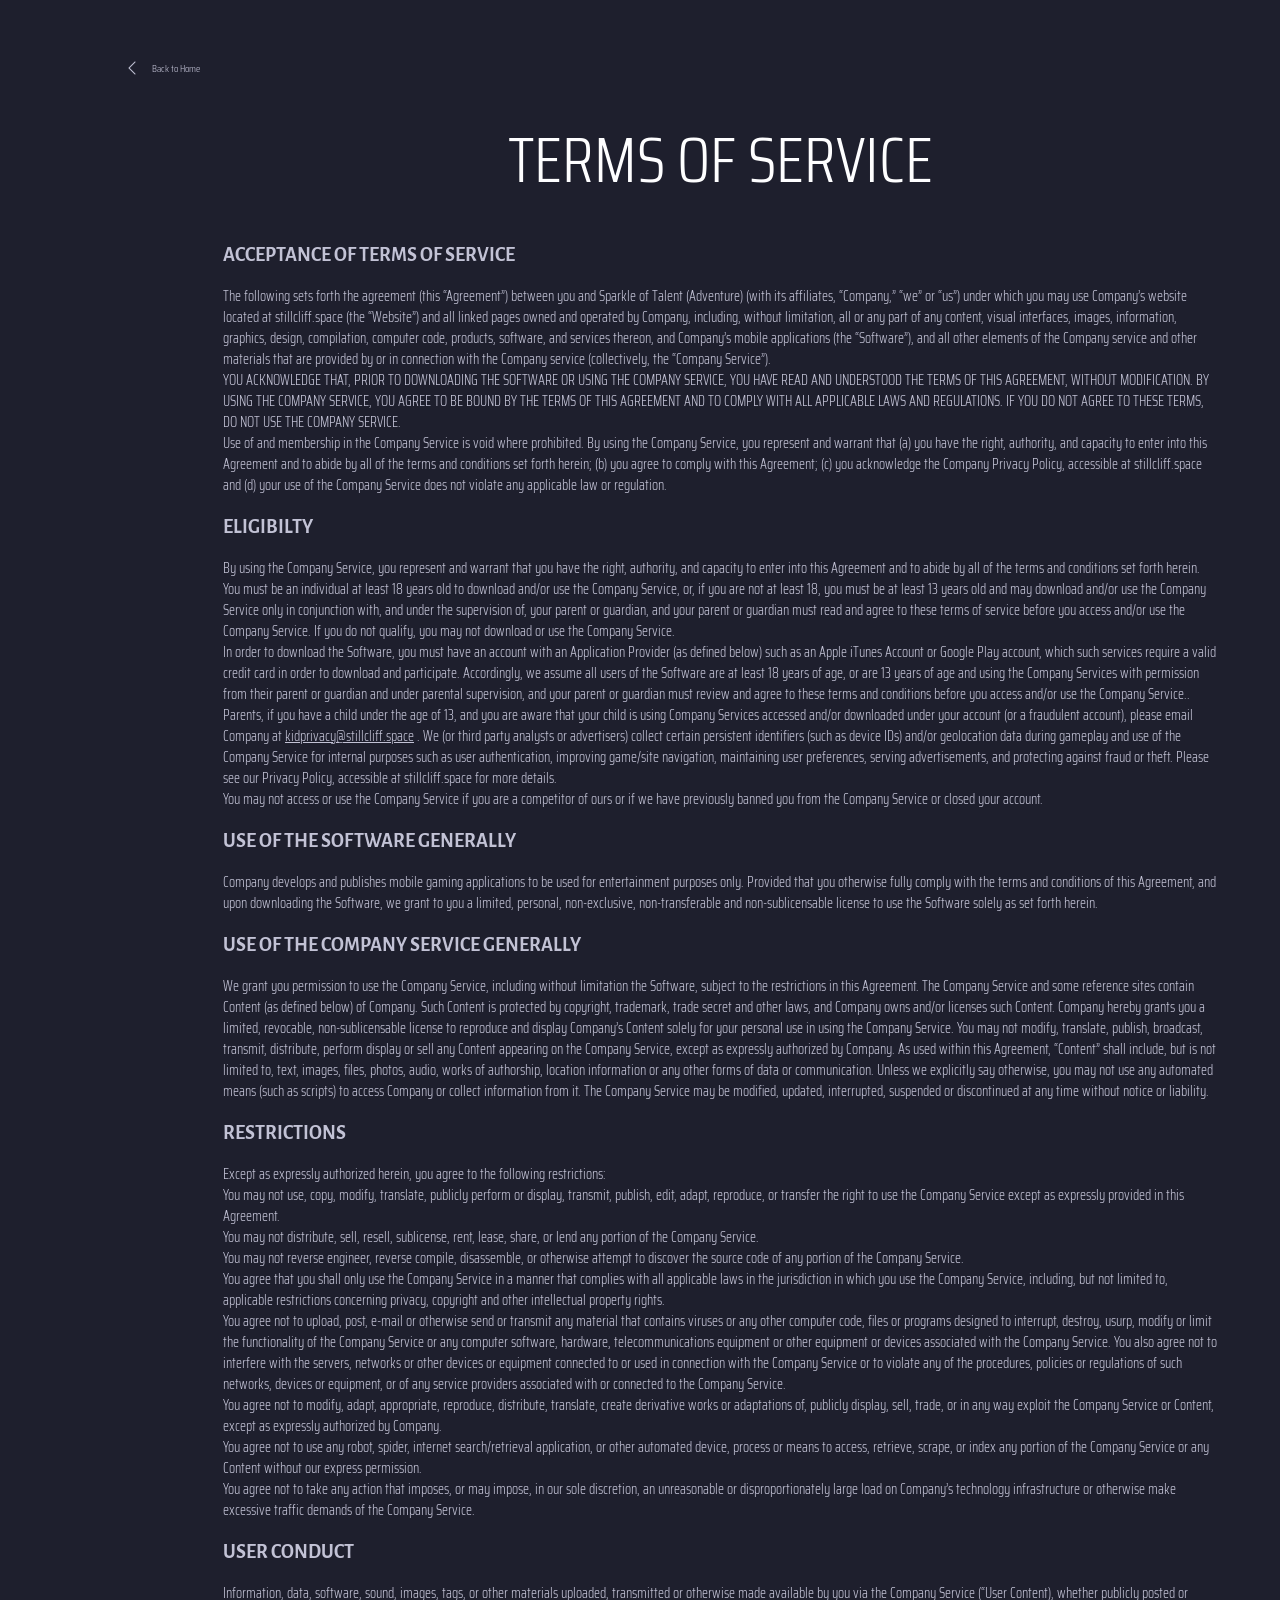
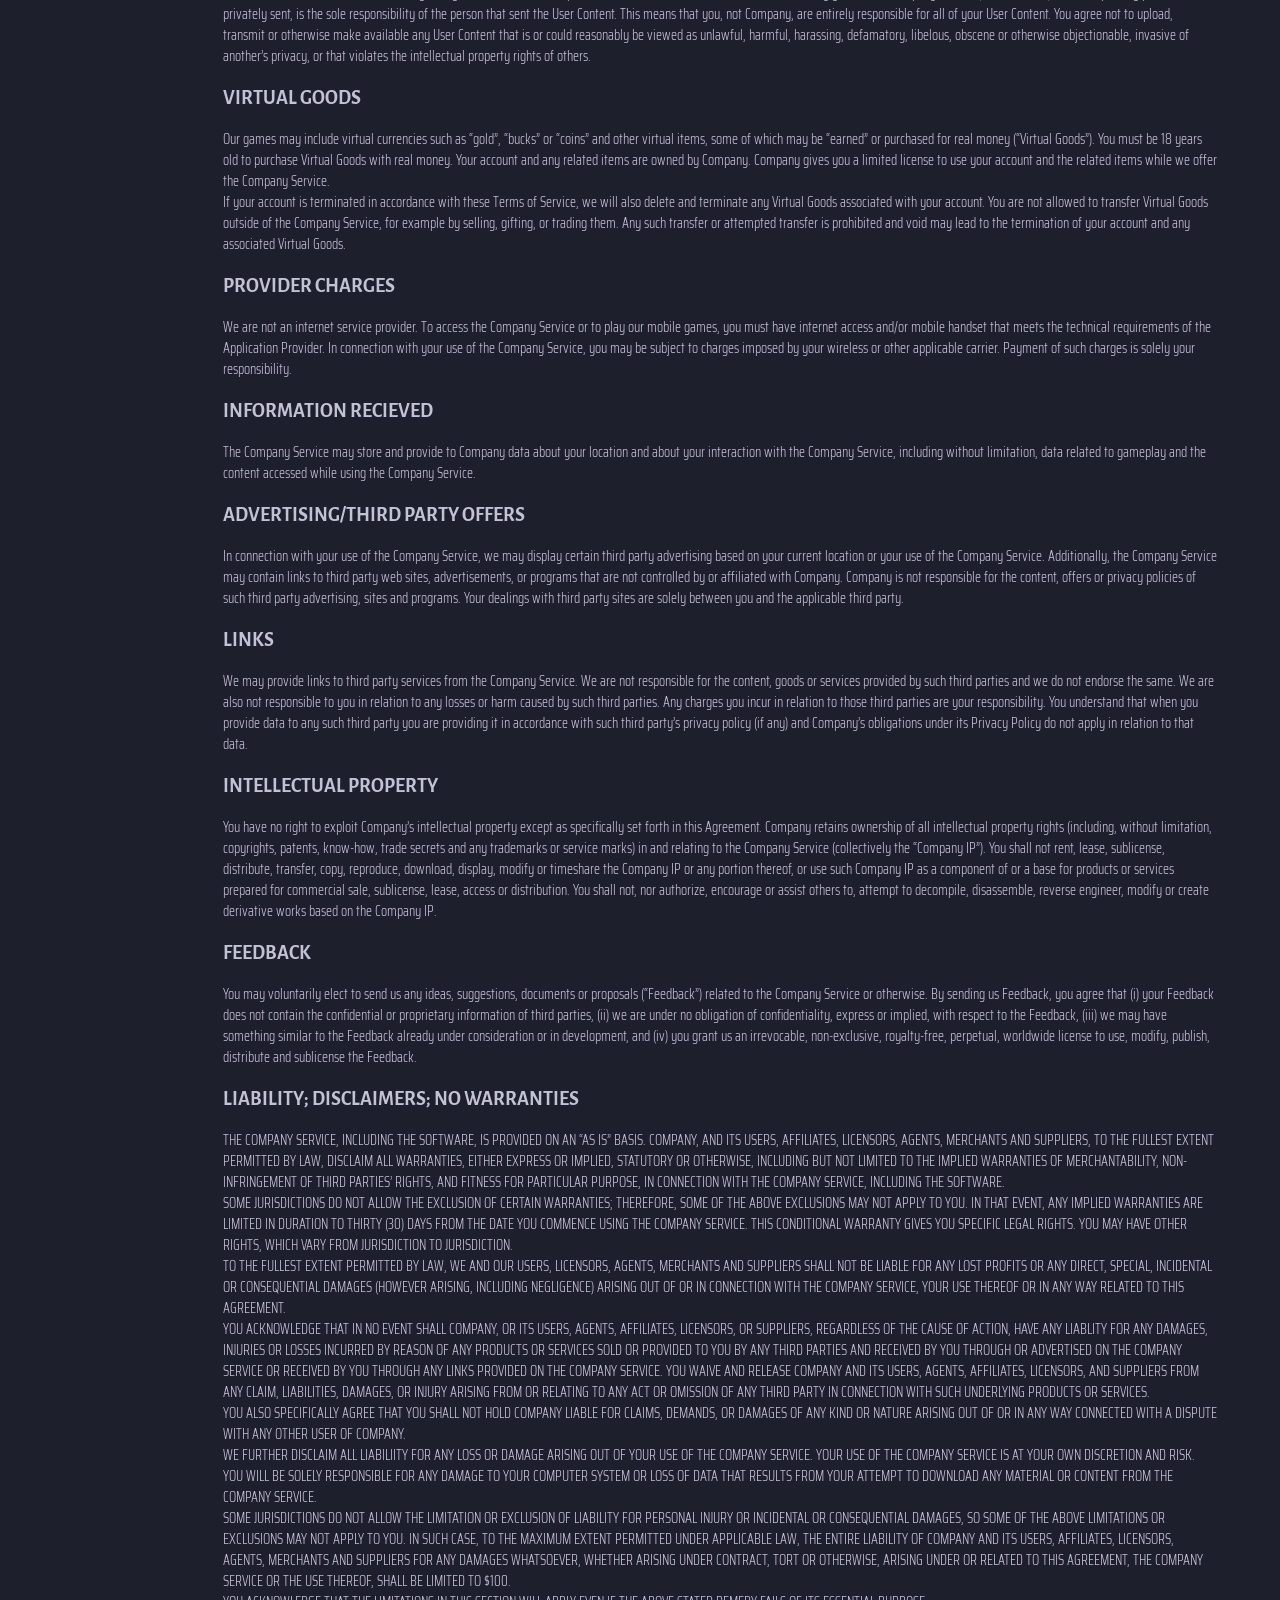
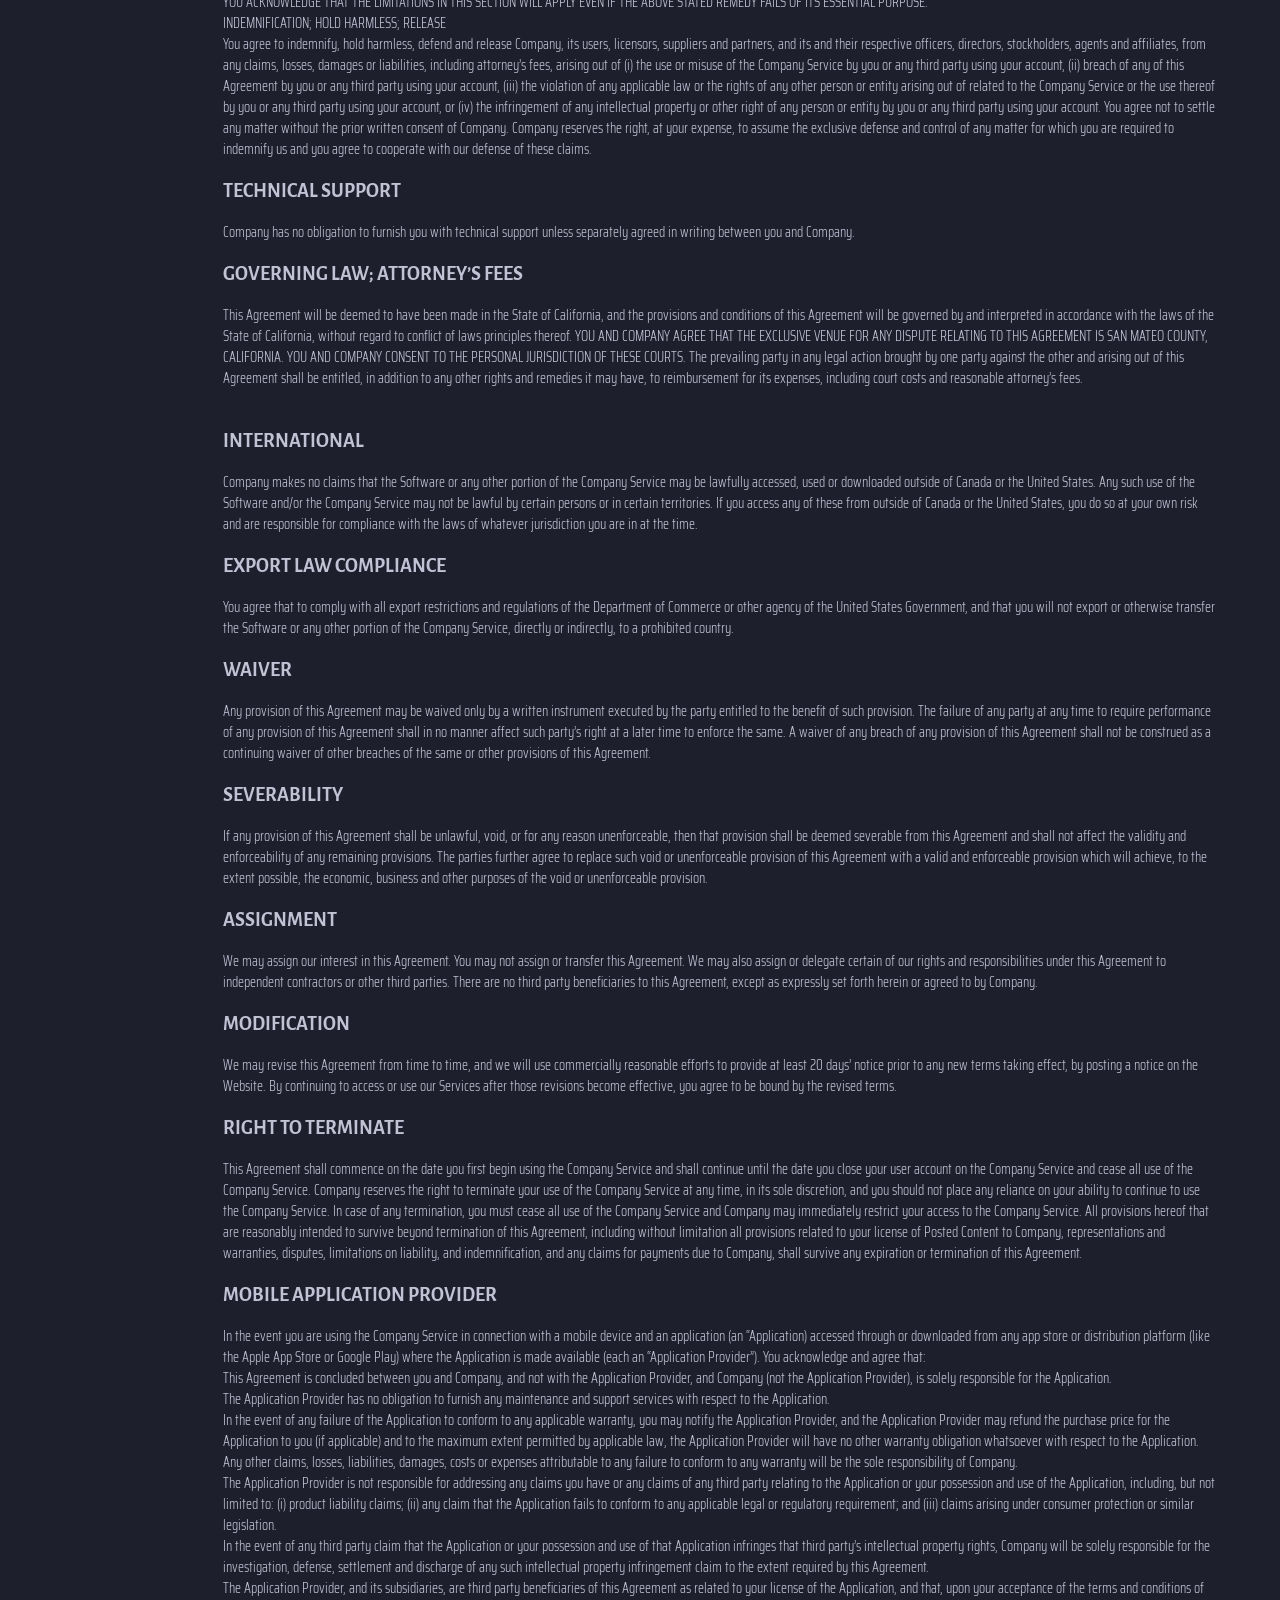
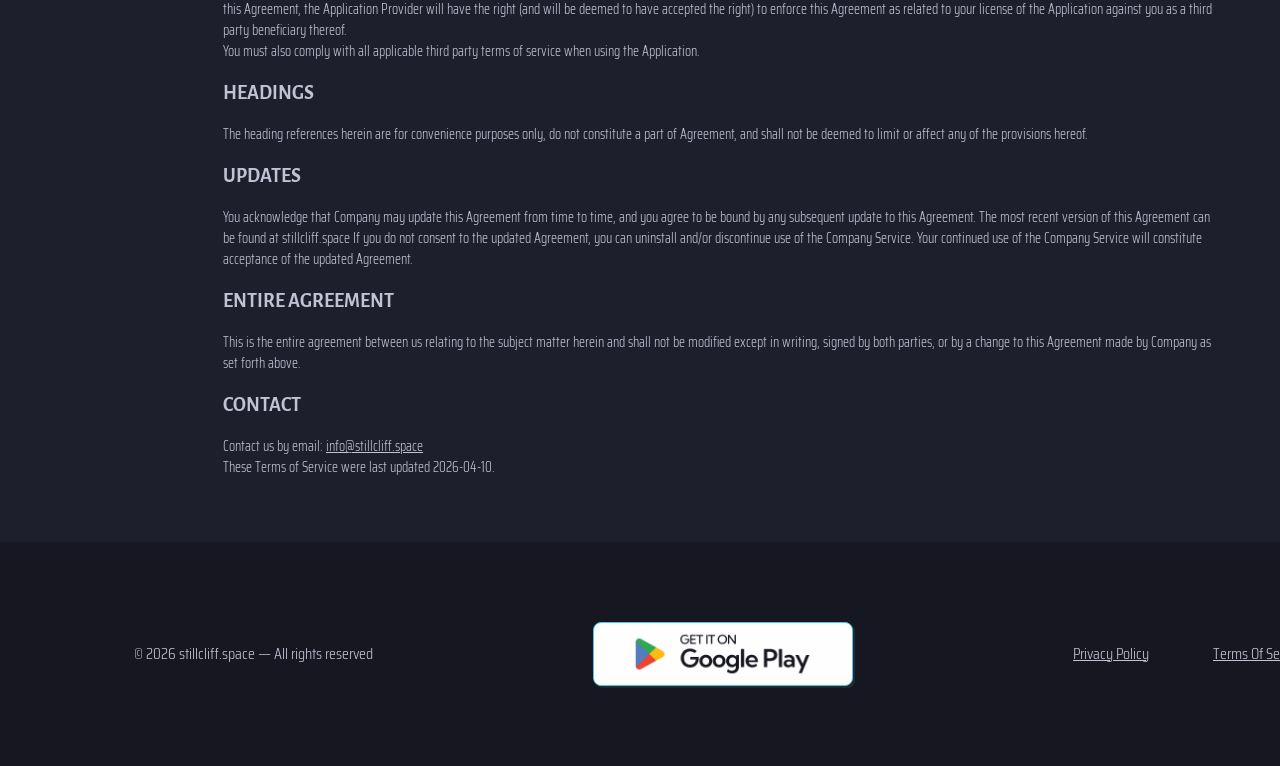
<file: terms.html>
<!doctype html>
<html lang="en">
  <head>
    <meta charset="UTF-8" />
    <meta name="viewport" content="width=device-width, initial-scale=1.0" />

    <title>Terms of Service</title>
    <link rel="icon" href="img/fav_500.png" />

    <link rel="stylesheet" type="text/css" href="slick/slick.css" />
    <link rel="stylesheet" href="css/main.css" />
  </head>

  <body>
    <header class="o-c-header o-c-header-terms">
      <div class="o-c-header-background"></div>
      <nav class="o-c-navigation">
        <ul class="o-c-navigation-list-terms">
          <li class="o-c-navigation-item">
            <a href="/" class="o-c-header-terms-img">
              <img
                class=" "
                alt="logo"
                src="img/back.png"
                style="width: 24px; height: 24px"
              />Back to Home
            </a>
          </li>
        </ul>
      </nav>
    </header>
    <main style="background: #1e1f2d">
      <div class="o-c-policy-terms-container">
        <h1>Terms of Service</h1>

        <h3>
          <span style="font-weight: bold"
            ><span>ACCEPTANCE OF TERMS OF SERVICE</span></span
          >
        </h3>

        <p>
          <span
            >The following sets forth the agreement (this “Agreement”) between
            you and
            <span class="name">Sparkle of Talent (Adventure)</span> (with its
            affiliates, “Company,” “we” or “us”) under which you may use
            Company’s website located at
            <span class="app-domain">stillcliff.space</span>
            (the “Website”) and all linked pages owned and operated by Company,
            including, without limitation, all or any part of any content,
            visual interfaces, images, information, graphics, design,
            compilation, computer code, products, software, and services
            thereon, and Company’s mobile applications (the “Software”), and all
            other elements of the Company service and other materials that are
            provided by or in connection with the Company service (collectively,
            the “Company Service”).</span
          >
        </p>

        <p>
          <span><span> </span></span>
        </p>

        <p>
          <span
            >YOU ACKNOWLEDGE THAT, PRIOR TO DOWNLOADING THE SOFTWARE OR USING
            THE COMPANY SERVICE, YOU HAVE READ AND UNDERSTOOD THE TERMS OF THIS
            AGREEMENT, WITHOUT MODIFICATION. BY USING THE COMPANY SERVICE, YOU
            AGREE TO BE BOUND BY THE TERMS OF THIS AGREEMENT AND TO COMPLY WITH
            ALL APPLICABLE LAWS AND REGULATIONS. IF YOU DO NOT AGREE TO THESE
            TERMS, DO NOT USE THE COMPANY SERVICE.</span
          >
        </p>

        <p>
          <span><span> </span></span>
        </p>

        <p>
          <span
            >Use of and membership in the Company Service is void where
            prohibited. By using the Company Service, you represent and warrant
            that (a) you have the right, authority, and capacity to enter into
            this Agreement and to abide by all of the terms and conditions set
            forth herein; (b) you agree to comply with this Agreement; (c) you
            acknowledge the Company Privacy Policy, accessible at
            <span class="app-domain">stillcliff.space</span>
            and (d) your use of the Company Service does not violate any
            applicable law or regulation.</span
          >
        </p>

        <p>
          <span><span> </span></span>
        </p>

        <h3>
          <span style="font-weight: bold"><span>ELIGIBILTY</span></span>
        </h3>

        <p>
          <span
            >By using the Company Service, you represent and warrant that you
            have the right, authority, and capacity to enter into this Agreement
            and to abide by all of the terms and conditions set forth herein.
            You must be an individual at least 18 years old to download and/or
            use the Company Service, or, if you are not at least 18, you must be
            at least 13 years old and may download and/or use the Company
            Service only in conjunction with, and under the supervision of, your
            parent or guardian, and your parent or guardian must read and agree
            to these terms of service before you access and/or use the Company
            Service. If you do not qualify, you may not download or use the
            Company Service.</span
          >
        </p>

        <p>
          <span
            >In order to download the Software, you must have an account with an
            Application Provider (as defined below) such as an Apple iTunes
            Account or Google Play account, which such services require a valid
            credit card in order to download and participate. Accordingly, we
            assume all users of the Software are at least 18 years of age, or
            are 13 years of age and using the Company Services with permission
            from their parent or guardian and under parental supervision, and
            your parent or guardian must review and agree to these terms and
            conditions before you access and/or use the Company Service..</span
          >
        </p>

        <p>
          <span
            >Parents, if you have a child under the age of 13, and you are aware
            that your child is using Company Services accessed and/or downloaded
            under your account (or a fraudulent account), please email Company
            at

            <a href="mailto:kidprivacy@stillcliff.space"
              ><span class="domain">kidprivacy@stillcliff.space</span></a
            >
            . We (or third party analysts or advertisers) collect certain
            persistent identifiers (such as device IDs) and/or geolocation data
            during gameplay and use of the Company Service for internal purposes
            such as user authentication, improving game/site navigation,
            maintaining user preferences, serving advertisements, and protecting
            against fraud or theft. Please see our Privacy Policy, accessible at
            <span class="app-domain">stillcliff.space</span>
            for more details.</span
          >
        </p>

        <p>
          <span
            >You may not access or use the Company Service if you are a
            competitor of ours or if we have previously banned you from the
            Company Service or closed your account.</span
          >
        </p>

        <p>
          <span><span> </span></span>
        </p>

        <h3>
          <span style="font-weight: bold"
            ><span>USE OF THE SOFTWARE GENERALLY</span></span
          >
        </h3>

        <p>
          <span
            >Company develops and publishes mobile gaming applications to be
            used for entertainment purposes only. Provided that you otherwise
            fully comply with the terms and conditions of this Agreement, and
            upon downloading the Software, we grant to you a limited, personal,
            non-exclusive, non-transferable and non-sublicensable license to use
            the Software solely as set forth herein.</span
          >
        </p>

        <p>
          <span><span> </span></span>
        </p>

        <h3>
          <span style="font-weight: bold"
            ><span>USE OF THE COMPANY SERVICE GENERALLY&nbsp;</span></span
          >
        </h3>

        <p>
          <span
            >We grant you permission to use the Company Service, including
            without limitation the Software, subject to the restrictions in this
            Agreement. The Company Service and some reference sites contain
            Content (as defined below) of Company. Such Content is protected by
            copyright, trademark, trade secret and other laws, and Company owns
            and/or licenses such Content. Company hereby grants you a limited,
            revocable, non-sublicensable license to reproduce and display
            Company’s Content solely for your personal use in using the Company
            Service. You may not modify, translate, publish, broadcast,
            transmit, distribute, perform display or sell any Content appearing
            on the Company Service, except as expressly authorized by Company.
            As used within this Agreement, “Content” shall include, but is not
            limited to, text, images, files, photos, audio, works of authorship,
            location information or any other forms of data or communication.
            Unless we explicitly say otherwise, you may not use any automated
            means (such as scripts) to access Company or collect information
            from it. The Company Service may be modified, updated, interrupted,
            suspended or discontinued at any time without notice or
            liability.</span
          >
        </p>

        <p>
          <span><span> </span></span>
        </p>

        <h3>
          <span style="font-weight: bold"><span>RESTRICTIONS</span></span>
        </h3>

        <p>
          <span
            >Except as expressly authorized herein, you agree to the following
            restrictions:</span
          >
        </p>

        <ol>
          <li>
            <p>
              <span
                >You may not use, copy, modify, translate, publicly perform or
                display, transmit, publish, edit, adapt, reproduce, or transfer
                the right to use the Company Service except as expressly
                provided in this Agreement.</span
              >
            </p>
          </li>
          <li>
            <p>
              <span
                >You may not distribute, sell, resell, sublicense, rent, lease,
                share, or lend any portion of the Company Service.</span
              >
            </p>
          </li>
          <li>
            <p>
              <span
                >You may not reverse engineer, reverse compile, disassemble, or
                otherwise attempt to discover the source code of any portion of
                the Company Service.</span
              >
            </p>
          </li>
          <li>
            <p>
              <span
                >You agree that you shall only use the Company Service in a
                manner that complies with all applicable laws in the
                jurisdiction in which you use the Company Service, including,
                but not limited to, applicable restrictions concerning privacy,
                copyright and other intellectual property rights.</span
              >
            </p>
          </li>
          <li>
            <p>
              <span
                >You agree not to upload, post, e-mail or otherwise send or
                transmit any material that contains viruses or any other
                computer code, files or programs designed to interrupt, destroy,
                usurp, modify or limit the functionality of the Company Service
                or any computer software, hardware, telecommunications equipment
                or other equipment or devices associated with the Company
                Service. You also agree not to interfere with the servers,
                networks or other devices or equipment connected to or used in
                connection with the Company Service or to violate any of the
                procedures, policies or regulations of such networks, devices or
                equipment, or of any service providers associated with or
                connected to the Company Service.</span
              >
            </p>
          </li>
          <li>
            <p>
              <span
                >You agree not to modify, adapt, appropriate, reproduce,
                distribute, translate, create derivative works or adaptations
                of, publicly display, sell, trade, or in any way exploit the
                Company Service or Content, except as expressly authorized by
                Company.</span
              >
            </p>
          </li>
          <li>
            <p>
              <span
                >You agree not to use any robot, spider, internet
                search/retrieval application, or other automated device, process
                or means to access, retrieve, scrape, or index any portion of
                the Company Service or any Content without our express
                permission.</span
              >
            </p>
          </li>
          <li>
            <p>
              <span
                >You agree not to take any action that imposes, or may impose,
                in our sole discretion, an unreasonable or disproportionately
                large load on Company’s technology infrastructure or otherwise
                make excessive traffic demands of the Company Service.</span
              >
            </p>
          </li>
        </ol>

        <p>
          <span><span> </span> </span>
        </p>

        <h3>
          <span style="font-weight: bold"><span>USER CONDUCT</span></span>
        </h3>

        <p>
          <span
            >Information, data, software, sound, images, tags, or other
            materials uploaded, transmitted or otherwise made available by you
            via the Company Service (“User Content), whether publicly posted or
            privately sent, is the sole responsibility of the person that sent
            the User Content. This means that you, not Company, are entirely
            responsible for all of your User Content. You agree not to upload,
            transmit or otherwise make available any User Content that is or
            could reasonably be viewed as unlawful, harmful, harassing,
            defamatory, libelous, obscene or otherwise objectionable, invasive
            of another’s privacy, or that violates the intellectual property
            rights of others.</span
          >
        </p>

        <p>
          <span><span> </span></span>
        </p>

        <h3>
          <span style="font-weight: bold"><span>VIRTUAL GOODS</span></span>
        </h3>

        <p>
          <span
            >Our games may include virtual currencies such as “gold”, “bucks” or
            “coins” and other virtual items, some of which may be “earned” or
            purchased for real money (“Virtual Goods”). You must be 18 years old
            to purchase Virtual Goods with real money. Your account and any
            related items are owned by Company. Company gives you a limited
            license to use your account and the related items while we offer the
            Company Service.</span
          >
        </p>

        <p>
          <span><span> </span></span>
        </p>

        <p>
          <span
            >If your account is terminated in accordance with these Terms of
            Service, we will also delete and terminate any Virtual Goods
            associated with your account. You are not allowed to transfer
            Virtual Goods outside of the Company Service, for example by
            selling, gifting, or trading them. Any such transfer or attempted
            transfer is prohibited and void may lead to the termination of your
            account and any associated Virtual Goods.</span
          >
        </p>

        <p>
          <span><span> </span></span>
        </p>

        <h3>
          <span style="font-weight: bold"><span>PROVIDER CHARGES</span></span>
        </h3>

        <p>
          <span
            >We are not an internet service provider. To access the Company
            Service or to play our mobile games, you must have internet access
            and/or mobile handset that meets the technical requirements of the
            Application Provider. In connection with your use of the Company
            Service, you may be subject to charges imposed by your wireless or
            other applicable carrier. Payment of such charges is solely your
            responsibility.</span
          >
        </p>

        <p>
          <span><span> </span></span>
        </p>

        <h3>
          <span style="font-weight: bold"
            ><span>INFORMATION RECIEVED</span></span
          >
        </h3>

        <p>
          <span
            >The Company Service may store and provide to Company data about
            your location and about your interaction with the Company Service,
            including without limitation, data related to gameplay and the
            content accessed while using the Company Service.</span
          >
        </p>

        <p>
          <span><span> </span></span>
        </p>

        <h3>
          <span style="font-weight: bold"
            ><span>ADVERTISING/THIRD PARTY OFFERS</span></span
          >
        </h3>

        <p>
          <span
            >In connection with your use of the Company Service, we may display
            certain third party advertising based on your current location or
            your use of the Company Service. Additionally, the Company Service
            may contain links to third party web sites, advertisements, or
            programs that are not controlled by or affiliated with Company.
            Company is not responsible for the content, offers or privacy
            policies of such third party advertising, sites and programs. Your
            dealings with third party sites are solely between you and the
            applicable third party.</span
          >
        </p>

        <p>
          <span><span> </span></span>
        </p>

        <h3>
          <span style="font-weight: bold"><span>LINKS</span></span>
        </h3>

        <p>
          <span
            >We may provide links to third party services from the Company
            Service. We are not responsible for the content, goods or services
            provided by such third parties and we do not endorse the same. We
            are also not responsible to you in relation to any losses or harm
            caused by such third parties. Any charges you incur in relation to
            those third parties are your responsibility. You understand that
            when you provide data to any such third party you are providing it
            in accordance with such third party’s privacy policy (if any) and
            Company’s obligations under its Privacy Policy do not apply in
            relation to that data.</span
          >
        </p>

        <p>
          <span><span> </span></span>
        </p>

        <h3>
          <span style="font-weight: bold"
            ><span>INTELLECTUAL PROPERTY</span></span
          >
        </h3>

        <p>
          <span
            >You have no right to exploit Company’s intellectual property except
            as specifically set forth in this Agreement. Company retains
            ownership of all intellectual property rights (including, without
            limitation, copyrights, patents, know-how, trade secrets and any
            trademarks or service marks) in and relating to the Company Service
            (collectively the “Company IP”). You shall not rent, lease,
            sublicense, distribute, transfer, copy, reproduce, download,
            display, modify or timeshare the Company IP or any portion thereof,
            or use such Company IP as a component of or a base for products or
            services prepared for commercial sale, sublicense, lease, access or
            distribution. You shall not, nor authorize, encourage or assist
            others to, attempt to decompile, disassemble, reverse engineer,
            modify or create derivative works based on the Company IP.</span
          >
        </p>

        <p>
          <span style="font-weight: bold"
            ><span><span> </span></span
          ></span>
        </p>

        <h3>
          <span style="font-weight: bold"><span>FEEDBACK</span></span>
        </h3>

        <p>
          <span
            >You may voluntarily elect to send us any ideas, suggestions,
            documents or proposals (“Feedback”) related to the Company Service
            or otherwise. By sending us Feedback, you agree that (i) your
            Feedback does not contain the confidential or proprietary
            information of third parties, (ii) we are under no obligation of
            confidentiality, express or implied, with respect to the Feedback,
            (iii) we may have something similar to the Feedback already under
            consideration or in development, and (iv) you grant us an
            irrevocable, non-exclusive, royalty-free, perpetual, worldwide
            license to use, modify, publish, distribute and sublicense the
            Feedback.</span
          >
        </p>

        <p>
          <span style="font-weight: bold"
            ><span><span> </span></span
          ></span>
        </p>

        <h3>
          <span style="font-weight: bold"
            ><span>LIABILITY; DISCLAIMERS; NO WARRANTIES</span></span
          >
        </h3>

        <p>
          <span
            >THE COMPANY SERVICE, INCLUDING THE SOFTWARE, IS PROVIDED ON AN “AS
            IS” BASIS. COMPANY, AND ITS USERS, AFFILIATES, LICENSORS, AGENTS,
            MERCHANTS AND SUPPLIERS, TO THE FULLEST EXTENT PERMITTED BY LAW,
            DISCLAIM ALL WARRANTIES, EITHER EXPRESS OR IMPLIED, STATUTORY OR
            OTHERWISE, INCLUDING BUT NOT LIMITED TO THE IMPLIED WARRANTIES OF
            MERCHANTABILITY, NON-INFRINGEMENT OF THIRD PARTIES’ RIGHTS, AND
            FITNESS FOR PARTICULAR PURPOSE, IN CONNECTION WITH THE COMPANY
            SERVICE, INCLUDING THE SOFTWARE.</span
          >
        </p>

        <p>
          <span
            >SOME JURISDICTIONS DO NOT ALLOW THE EXCLUSION OF CERTAIN
            WARRANTIES; THEREFORE, SOME OF THE ABOVE EXCLUSIONS MAY NOT APPLY TO
            YOU. IN THAT EVENT, ANY IMPLIED WARRANTIES ARE LIMITED IN DURATION
            TO THIRTY (30) DAYS FROM THE DATE YOU COMMENCE USING THE COMPANY
            SERVICE. THIS CONDITIONAL WARRANTY GIVES YOU SPECIFIC LEGAL RIGHTS.
            YOU MAY HAVE OTHER RIGHTS, WHICH VARY FROM JURISDICTION TO
            JURISDICTION.</span
          >
        </p>

        <p>
          <span
            >TO THE FULLEST EXTENT PERMITTED BY LAW, WE AND OUR USERS,
            LICENSORS, AGENTS, MERCHANTS AND SUPPLIERS SHALL NOT BE LIABLE FOR
            ANY LOST PROFITS OR ANY DIRECT, SPECIAL, INCIDENTAL OR CONSEQUENTIAL
            DAMAGES (HOWEVER ARISING, INCLUDING NEGLIGENCE) ARISING OUT OF OR IN
            CONNECTION WITH THE COMPANY SERVICE, YOUR USE THEREOF OR IN ANY WAY
            RELATED TO THIS AGREEMENT.</span
          >
        </p>

        <p>
          <span
            >YOU ACKNOWLEDGE THAT IN NO EVENT SHALL COMPANY, OR ITS USERS,
            AGENTS, AFFILIATES, LICENSORS, OR SUPPLIERS, REGARDLESS OF THE CAUSE
            OF ACTION, HAVE ANY LIABLITY FOR ANY DAMAGES, INJURIES OR LOSSES
            INCURRED BY REASON OF ANY PRODUCTS OR SERVICES SOLD OR PROVIDED TO
            YOU BY ANY THIRD PARTIES AND RECEIVED BY YOU THROUGH OR ADVERTISED
            ON THE COMPANY SERVICE OR RECEIVED BY YOU THROUGH ANY LINKS PROVIDED
            ON THE COMPANY SERVICE. YOU WAIVE AND RELEASE COMPANY AND ITS USERS,
            AGENTS, AFFILIATES, LICENSORS, AND SUPPLIERS FROM ANY CLAIM,
            LIABILITIES, DAMAGES, OR INJURY ARISING FROM OR RELATING TO ANY ACT
            OR OMISSION OF ANY THIRD PARTY IN CONNECTION WITH SUCH UNDERLYING
            PRODUCTS OR SERVICES.</span
          >
        </p>

        <p>
          <span
            >YOU ALSO SPECIFICALLY AGREE THAT YOU SHALL NOT HOLD COMPANY LIABLE
            FOR CLAIMS, DEMANDS, OR DAMAGES OF ANY KIND OR NATURE ARISING OUT OF
            OR IN ANY WAY CONNECTED WITH A DISPUTE WITH ANY OTHER USER OF
            COMPANY.</span
          >
        </p>

        <p>
          <span
            >WE FURTHER DISCLAIM ALL LIABILIITY FOR ANY LOSS OR DAMAGE ARISING
            OUT OF YOUR USE OF THE COMPANY SERVICE. YOUR USE OF THE COMPANY
            SERVICE IS AT YOUR OWN DISCRETION AND RISK. YOU WILL BE SOLELY
            RESPONSIBLE FOR ANY DAMAGE TO YOUR COMPUTER SYSTEM OR LOSS OF DATA
            THAT RESULTS FROM YOUR ATTEMPT TO DOWNLOAD ANY MATERIAL OR CONTENT
            FROM THE COMPANY SERVICE.</span
          >
        </p>

        <p>
          <span
            >SOME JURISDICTIONS DO NOT ALLOW THE LIMITATION OR EXCLUSION OF
            LIABILITY FOR PERSONAL INJURY OR INCIDENTAL OR CONSEQUENTIAL
            DAMAGES, SO SOME OF THE ABOVE LIMITATIONS OR EXCLUSIONS MAY NOT
            APPLY TO YOU. IN SUCH CASE, TO THE MAXIMUM EXTENT PERMITTED UNDER
            APPLICABLE LAW, THE ENTIRE LIABILITY OF COMPANY AND ITS USERS,
            AFFILIATES, LICENSORS, AGENTS, MERCHANTS AND SUPPLIERS FOR ANY
            DAMAGES WHATSOEVER, WHETHER ARISING UNDER CONTRACT, TORT OR
            OTHERWISE, ARISING UNDER OR RELATED TO THIS AGREEMENT, THE COMPANY
            SERVICE OR THE USE THEREOF, SHALL BE LIMITED TO $100.<br />
            YOU ACKNOWLEDGE THAT THE LIMITATIONS IN THIS SECTION WILL APPLY EVEN
            IF THE ABOVE STATED REMEDY FAILS OF ITS ESSENTIAL PURPOSE.</span
          >
        </p>

        <p><span>INDEMNIFICATION; HOLD HARMLESS; RELEASE&nbsp;</span></p>

        <p>
          <span
            >You agree to indemnify, hold harmless, defend and release Company,
            its users, licensors, suppliers and partners, and its and their
            respective officers, directors, stockholders, agents and affiliates,
            from any claims, losses, damages or liabilities, including
            attorney’s fees, arising out of (i) the use or misuse of the Company
            Service by you or any third party using your account, (ii) breach of
            any of this Agreement by you or any third party using your account,
            (iii) the violation of any applicable law or the rights of any other
            person or entity arising out of related to the Company Service or
            the use thereof by you or any third party using your account, or
            (iv) the infringement of any intellectual property or other right of
            any person or entity by you or any third party using your account.
            You agree not to settle any matter without the prior written consent
            of Company. Company reserves the right, at your expense, to assume
            the exclusive defense and control of any matter for which you are
            required to indemnify us and you agree to cooperate with our defense
            of these claims.</span
          >
        </p>

        <p>
          <span><span> </span></span>
        </p>

        <h3>
          <span style="font-weight: bold"><span>TECHNICAL SUPPORT</span></span>
        </h3>

        <p>
          <span
            >Company has no obligation to furnish you with technical support
            unless separately agreed in writing between you and Company.</span
          >
        </p>

        <p>
          <span><span> </span></span>
        </p>

        <h3>
          <span style="font-weight: bold"
            ><span>GOVERNING LAW; ATTORNEY’S FEES</span></span
          >
        </h3>

        <p>
          <span
            >This Agreement will be deemed to have been made in the State of
            California, and the provisions and conditions of this Agreement will
            be governed by and interpreted in accordance with the laws of the
            State of California, without regard to conflict of laws principles
            thereof. YOU AND COMPANY AGREE THAT THE EXCLUSIVE VENUE FOR ANY
            DISPUTE RELATING TO THIS AGREEMENT IS SAN MATEO COUNTY, CALIFORNIA.
            YOU AND COMPANY CONSENT TO THE PERSONAL JURISDICTION OF THESE
            COURTS. The prevailing party in any legal action brought by one
            party against the other and arising out of this Agreement shall be
            entitled, in addition to any other rights and remedies it may have,
            to reimbursement for its expenses, including court costs and
            reasonable attorney’s fees.</span
          ><br />
          &nbsp;
        </p>

        <h3>
          <span style="font-weight: bold"><span>INTERNATIONAL</span></span>
        </h3>

        <p>
          <span
            >Company makes no claims that the Software or any other portion of
            the Company Service may be lawfully accessed, used or downloaded
            outside of Canada or the United States. Any such use of the Software
            and/or the Company Service may not be lawful by certain persons or
            in certain territories. If you access any of these from outside of
            Canada or the United States, you do so at your own risk and are
            responsible for compliance with the laws of whatever jurisdiction
            you are in at the time.</span
          >
        </p>

        <p>
          <span><span> </span></span>
        </p>

        <h3>
          <span style="font-weight: bold"
            ><span>EXPORT LAW COMPLIANCE</span></span
          >
        </h3>

        <p>
          <span
            >You agree that to comply with all export restrictions and
            regulations of the Department of Commerce or other agency of the
            United States Government, and that you will not export or otherwise
            transfer the Software or any other portion of the Company Service,
            directly or indirectly, to a prohibited country.</span
          >
        </p>

        <p>
          <span><span> </span></span>
        </p>

        <h3>
          <span style="font-weight: bold"><span>WAIVER</span></span>
        </h3>

        <p>
          <span
            >Any provision of this Agreement may be waived only by a written
            instrument executed by the party entitled to the benefit of such
            provision. The failure of any party at any time to require
            performance of any provision of this Agreement shall in no manner
            affect such party’s right at a later time to enforce the same. A
            waiver of any breach of any provision of this Agreement shall not be
            construed as a continuing waiver of other breaches of the same or
            other provisions of this Agreement.</span
          >
        </p>

        <p>
          <span><span> </span></span>
        </p>

        <h3>
          <span style="font-weight: bold"><span>SEVERABILITY</span></span>
        </h3>

        <p>
          <span
            >If any provision of this Agreement shall be unlawful, void, or for
            any reason unenforceable, then that provision shall be deemed
            severable from this Agreement and shall not affect the validity and
            enforceability of any remaining provisions. The parties further
            agree to replace such void or unenforceable provision of this
            Agreement with a valid and enforceable provision which will achieve,
            to the extent possible, the economic, business and other purposes of
            the void or unenforceable provision.</span
          >
        </p>

        <p>
          <span><span> </span></span>
        </p>

        <h3>
          <span style="font-weight: bold"><span>ASSIGNMENT</span></span>
        </h3>

        <p>
          <span
            >We may assign our interest in this Agreement. You may not assign or
            transfer this Agreement. We may also assign or delegate certain of
            our rights and responsibilities under this Agreement to independent
            contractors or other third parties. There are no third party
            beneficiaries to this Agreement, except as expressly set forth
            herein or agreed to by Company.</span
          >
        </p>

        <p>
          <span><span> </span></span>
        </p>

        <h3>
          <span style="font-weight: bold"><span>MODIFICATION</span></span>
        </h3>

        <p>
          <span
            >We may revise this Agreement from time to time, and we will use
            commercially reasonable efforts to provide at least 20 days’ notice
            prior to any new terms taking effect, by posting a notice on the
            Website. By continuing to access or use our Services after those
            revisions become effective, you agree to be bound by the revised
            terms.</span
          >
        </p>

        <p>
          <span><span> </span></span>
        </p>

        <h3>
          <span style="font-weight: bold"><span>RIGHT TO TERMINATE</span></span>
        </h3>

        <p>
          <span
            >This Agreement shall commence on the date you first begin using the
            Company Service and shall continue until the date you close your
            user account on the Company Service and cease all use of the Company
            Service. Company reserves the right to terminate your use of the
            Company Service at any time, in its sole discretion, and you should
            not place any reliance on your ability to continue to use the
            Company Service. In case of any termination, you must cease all use
            of the Company Service and Company may immediately restrict your
            access to the Company Service. All provisions hereof that are
            reasonably intended to survive beyond termination of this Agreement,
            including without limitation all provisions related to your license
            of Posted Content to Company, representations and warranties,
            disputes, limitations on liability, and indemnification, and any
            claims for payments due to Company, shall survive any expiration or
            termination of this Agreement.</span
          >
        </p>

        <p>
          <span><span> </span></span>
        </p>

        <h3>
          <span style="font-weight: bold"
            ><span>MOBILE APPLICATION PROVIDER</span></span
          >
        </h3>

        <p>
          <span
            >In the event you are using the Company Service in connection with a
            mobile device and an application (an “Application) accessed through
            or downloaded from any app store or distribution platform (like the
            Apple App Store or Google Play) where the Application is made
            available (each an “Application Provider”). You acknowledge and
            agree that:</span
          >
        </p>

        <ol>
          <li>
            <p>
              <span
                >This Agreement is concluded between you and Company, and not
                with the Application Provider, and Company (not the Application
                Provider), is solely responsible for the Application.</span
              >
            </p>
          </li>
          <li>
            <p>
              <span
                >The Application Provider has no obligation to furnish any
                maintenance and support services with respect to the
                Application.</span
              >
            </p>
          </li>
          <li>
            <p>
              <span
                >In the event of any failure of the Application to conform to
                any applicable warranty, you may notify the Application
                Provider, and the Application Provider may refund the purchase
                price for the Application to you (if applicable) and to the
                maximum extent permitted by applicable law, the Application
                Provider will have no other warranty obligation whatsoever with
                respect to the Application. Any other claims, losses,
                liabilities, damages, costs or expenses attributable to any
                failure to conform to any warranty will be the sole
                responsibility of Company.</span
              >
            </p>
          </li>
          <li>
            <p>
              <span
                >The Application Provider is not responsible for addressing any
                claims you have or any claims of any third party relating to the
                Application or your possession and use of the Application,
                including, but not limited to: (i) product liability claims;
                (ii) any claim that the Application fails to conform to any
                applicable legal or regulatory requirement; and (iii) claims
                arising under consumer protection or similar legislation.</span
              >
            </p>
          </li>
          <li>
            <p>
              <span
                >In the event of any third party claim that the Application or
                your possession and use of that Application infringes that third
                party’s intellectual property rights, Company will be solely
                responsible for the investigation, defense, settlement and
                discharge of any such intellectual property infringement claim
                to the extent required by this Agreement.</span
              >
            </p>
          </li>
          <li>
            <p>
              <span
                >The Application Provider, and its subsidiaries, are third party
                beneficiaries of this Agreement as related to your license of
                the Application, and that, upon your acceptance of the terms and
                conditions of this Agreement, the Application Provider will have
                the right (and will be deemed to have accepted the right) to
                enforce this Agreement as related to your license of the
                Application against you as a third party beneficiary
                thereof.</span
              >
            </p>
          </li>
        </ol>

        <p>
          <span
            >You must also comply with all applicable third party terms of
            service when using the Application.</span
          >
        </p>

        <p>
          <span><span> </span></span>
        </p>

        <h3>
          <span style="font-weight: bold"><span>HEADINGS</span></span>
        </h3>

        <p>
          <span
            >The heading references herein are for convenience purposes only, do
            not constitute a part of Agreement, and shall not be deemed to limit
            or affect any of the provisions hereof.</span
          >
        </p>

        <p>
          <span><span> </span></span>
        </p>

        <h3>
          <span style="font-weight: bold"><span>UPDATES</span></span>
        </h3>

        <p>
          <span
            >You acknowledge that Company may update this Agreement from time to
            time, and you agree to be bound by any subsequent update to this
            Agreement. The most recent version of this Agreement can be found at
            <span class="app-domain">stillcliff.space</span>
            If you do not consent to the updated Agreement, you can uninstall
            and/or discontinue use of the Company Service. Your continued use of
            the Company Service will constitute acceptance of the updated
            Agreement.</span
          >
        </p>

        <p>
          <span><span> </span></span>
        </p>

        <h3>
          <span style="font-weight: bold"><span>ENTIRE AGREEMENT</span></span>
        </h3>

        <p>
          <span
            >This is the entire agreement between us relating to the subject
            matter herein and shall not be modified except in writing, signed by
            both parties, or by a change to this Agreement made by Company as
            set forth above.</span
          >
        </p>

        <p>
          <span style="font-weight: bold"
            ><span><span> </span></span
          ></span>
        </p>

        <h3>
          <span style="font-weight: bold"><span>CONTACT</span></span>
        </h3>

        <p>
          Contact us by email:&nbsp;<a href="mailto:info@stillcliff.space"
            ><span class="domain">info@stillcliff.space</span></a
          >
        </p>

        <p>
          <span
            >These Terms of Service were last updated
            <span class="date">2026-04-10</span>.</span
          >
        </p>
      </div>
    </main>
    <footer class="o-c-footer" style="margin: auto; background: #171721">
      <div class="o-c-footer-container">
        <p class="o-c-footer-copyright o-c-footer-copyright-two">
          © 2026 stillcliff.space — All rights reserved
        </p>
        <a
          target="_blank"
          href="https://play.google.com/store/apps/details?id=com.ffsvideogames.il8f2p&hl=en&gl=us"
        >
          <img
            class="o-c-home-img o-c-footer-img"
            src="/img/1.png"
            alt="button"
          />
        </a>

        <div class="o-c-footer-wrapper">
          <a class="o-c-footer-text" href="/policy.html">Privacy Policy</a>
          <a class="o-c-footer-text" href="/terms.html">Terms Of Service </a>
        </div>
        <p class="o-c-footer-copyright o-c-footer-copyright-one">
          © 2026 stillcliff.space — All rights reserved
        </p>
      </div>
    </footer>
    <script src="js/mobile-menu.js"></script>
  </body>
</html>
</file>
<file: css/main.css>
@import url("https://fonts.googleapis.com/css2?family=Alegreya+Sans:ital,wght@0,100;0,300;0,400;0,500;0,700;0,800;0,900;1,100;1,300;1,400;1,500;1,700;1,800;1,900&family=Saira+Condensed:wght@100;200;300;400;500;600;700;800;900&display=swap");

*,
*::before,
*::after {
  box-sizing: border-box;
}
html {
  scroll-behavior: smooth;
}

body {
  margin: 0;

  background: #171721;

  color: #c2c2d5;
}

h1,
h2,
h3,
h4,
h5,
h6,
p {
  margin: 0;
}

ul,
ol {
  margin: 0;
  padding: 0;
  list-style: none;
}
dl,
dt,
dd {
  margin: 0;
  padding: 0;
}
img {
  display: block;
  height: auto;
}
figure {
  margin: 0;
  padding: 0;
  border: 0;
}
.list {
  list-style: none;
}

button,
a {
  cursor: pointer;
}

.button:hover {
  scale: 120%;
}

.o-c-header.is-open .o-c-header-background {
  left: 0;
}
.o-c-header-button-wrapper {
  margin-left: auto;
}
.o-c-header-icon {
  display: none;
}

.o-c-header-icon-button {
  display: -webkit-box;
  display: -ms-flexbox;
  display: flex;
  background-color: transparent;
  border: none;
  border-radius: 50%;
}
.o-c-navigation-list.is-open {
  right: 0;
}
.o-c-header-icon-menu {
  display: block;
}

.o-c-header-icon-button.is-open .o-c-header-icon-menu {
  display: none;
}

.o-c-header-icon-button.is-open .o-c-header-icon-close {
  display: block;
}

.o-c-header {
  position: fixed;
  width: 100%;
  z-index: 5;
  transition: background-color 0.3s ease;
  background: transparent;
  display: flex;
  height: 48px;
  background: #171721;
}

.o-c-header-background {
  position: absolute;
  top: 0;
  right: 0;
  bottom: 0;
  left: 100%;
  z-index: -1;
  transition: left 0.3s ease;
  background: #171721;
}
.o-c-header.is-open .o-c-header-background {
  left: 0;
}
.o-c-header-button-wrapper {
  margin-right: auto;
  display: flex;
  align-items: center;
  justify-content: space-between;
}

.o-c-header-icon-menu {
  display: block;
}

.o-c-header-icon-button.is-open .o-c-header-icon-menu {
  display: none;
}

.o-c-header-icon-button.is-open .o-c-header-icon-close {
  display: block;
}

.o-c-navigation {
  display: -ms-flexbox;
  -webkit-box-orient: vertical;
  -webkit-box-direction: normal;
  -ms-flex-direction: column;
  flex-direction: column;
  -webkit-box-align: center;
  -ms-flex-align: center;
  align-items: center;
  -webkit-box-flex: 1;
  -ms-flex: 1;
  flex: 1;
  padding: 12px 24px;
  position: relative;
}

.o-c-navigation-list {
  display: flex;
  flex-direction: column;
  align-items: center;
  position: absolute;
  top: 100%;
  right: -100%;
  width: 100%;
  height: auto;
  transition: 0.3s;
  z-index: 999;
  padding: 56px 32px;

  gap: 24px;
  background: #171721;
}

.o-c-navigation-list.is-open {
  right: 0;
}

.o-c-navigation-link {
  transition: all 0.3s ease-in-out;
  text-decoration: none;

  color: #cbd2d7;
  border-bottom: 1px solid transparent;
  width: 311px;
  padding-top: 8px;
  padding-bottom: 8px;
  display: block;
  text-align: center;
  font-family: Saira Condensed;
  font-weight: 300;
  font-style: Light;
  font-size: 16px;
  leading-trim: NONE;
  line-height: 100%;
  letter-spacing: 0%;
}

.o-c-navigation-link:hover,
.o-c-navigatioт-link:focus {
  border-bottom: 1px solid #4ec5ec;
}

.o-c-header.is-open {
  background-color: transparent;
}

.o-c-navigation-img {
  display: none;
}
.o-c-header-terms {
  background-color: transparent;
  padding-top: 12px;
}
.o-c-header-terms-img {
  display: flex;
  align-items: center;
  gap: 8px;
  font-family: Saira Condensed;
  font-weight: 300;
  font-style: Light;
  font-size: 10px;
  leading-trim: NONE;
  line-height: 150%;
  letter-spacing: 0%;
  text-align: center;

  color: #c2c2d5;
  text-decoration: none;
}
@media screen and (min-width: 1202px) {
  .o-c-navigation-img {
    display: block;
    margin-right: 426px;
  }

  .o-c-policy-terms-header-icon-menu {
    display: none;
  }
  .o-c-header-button-wrapper {
    display: none;
  }
  .o-c-header {
    width: 100%;
    height: 70px;
    padding: 0;
    display: flex;
    align-items: center;
    justify-content: center;
    z-index: 1000;
  }

  .o-c-header-icon-button {
    display: none;
  }
  .o-c-navigation {
    display: flex;
    flex-direction: row;
    flex: 1;
    padding: 0;
    width: 1440px;
    padding: 0 120px;
    margin: auto;
  }

  .o-c-navigation-list {
    background-color: transparent;
    flex-direction: row;
    display: flex;
    position: static;
    width: 1440px;
    margin: auto;
    padding-block: 0;
    flex: 1;
    gap: 0px;
    height: 0px;
    display: flex;
    justify-content: center;
    align-items: center;
    justify-content: center;
    padding: 0;
  }

  .o-c-navigation-link {
    width: fit-content;
    font-family: Saira Condensed;
    font-weight: 300;
    font-style: Light;
    font-size: 12px;
    leading-trim: NONE;
    line-height: 100%;
    letter-spacing: 0%;

    text-wrap: nowrap;
    padding: 8px 16px;
  }

  .o-c-navigation-item-desk {
    display: none;
  }
  .o-c-header-terms {
    background-color: transparent;
    padding-top: 56px;
  }
}

.o-c-home {
  width: 375px;
  height: 811px;
  background-repeat: no-repeat;
  background-size: cover;
  background-position: center;
  background-image: url("/img/1.\ Home\ mob.png");
  margin: auto;
}
.o-c-home-container {
  width: 375px;

  padding: 96px 16px 0px;
  margin: auto;
}

.o-c-home-title {
  font-family: Saira Condensed;
  font-weight: 300;
  font-style: Light;
  font-size: 60px;
  leading-trim: NONE;
  line-height: 120%;
  letter-spacing: 0%;
  text-align: center;
  text-transform: uppercase;
  color: #fefeff;
  text-shadow: 0px 0px 24px #4ec5ec;
}

.o-c-home-text {
  font-family: Saira Condensed;
  font-weight: 400;
  font-style: Regular;
  font-size: 32px;
  leading-trim: NONE;
  line-height: 150%;
  letter-spacing: 0%;
  text-align: center;
  color: #fefeff;
  padding: 48px 0 315px;
}
.o-c-home-img {
  transition: all 0.3s ease-in-out;
  width: 260px;
  height: 64px;
  border-radius: 8px;
  margin: auto;
  border: 1px solid #4ec5ec;
  box-shadow: 2px 2px 1px 0px #40434966;
  background: #fefeff;
}

.o-c-home-img:hover {
  transform: scale(1.1);
  box-shadow: 0px 0px 18px 3px #4ec5eccc;
}

@media screen and (min-width: 1202px) {
  .o-c-home {
    width: auto;
    height: 830px;
    background-image: url("/img/1.\ HOME.png");
  }
  .o-c-home-container {
    width: 1440px;

    padding: 96px 0px 0px;
  }

  .o-c-home-title {
    font-family: Saira Condensed;
    font-weight: 300;
    font-style: Light;
    font-size: 80px;
    leading-trim: NONE;
    line-height: 100%;
    letter-spacing: 0%;
    text-align: center;
    text-transform: uppercase;
  }

  .o-c-home-text {
    font-family: Saira Condensed;
    font-weight: 400;
    font-style: Regular;
    font-size: 32px;
    leading-trim: NONE;
    line-height: 150%;
    letter-spacing: 0%;
    text-align: center;

    padding: 32px 0;
  }
}
.o-c-about {
  background-repeat: no-repeat;
  background-size: cover;
  background-position: center;
  background-image: url("/img/2\ About\ the\ Game\ mob.png");
  height: 758px;
  width: 375px;
  margin: auto;
}
.o-c-progression {
  background-repeat: no-repeat;
  background-size: cover;
  background-position: center;
  background-image: url("/img/7\ Progression\ mob.png");
  height: 642px;
  width: 375px;
  margin: auto;
}
.o-c-about-container {
  width: 375px;
  padding: 64px 16px;
  margin: auto;
}
.o-c-progression-container {
  width: 375px;
  padding: 64px 16px;
  margin: auto;
}
.o-c-about-title {
  font-family: Saira Condensed;
  font-weight: 300;
  font-style: Light;
  font-size: 12px;
  leading-trim: NONE;
  line-height: 150%;
  letter-spacing: 0%;
  text-align: center;

  color: #fefeff;
  display: flex;
  align-items: center;
  gap: 16px;
  margin-left: 4px;
}
.o-c-about-title-img {
  width: 16px;
  height: 18px;
}
.o-c-about-title-two {
  font-family: Saira Condensed;
  font-weight: 300;
  font-style: Light;
  font-size: 32px;
  leading-trim: NONE;
  line-height: 150%;
  letter-spacing: 0%;
  text-align: center;
  text-transform: uppercase;
  color: #fefeff;
  padding-top: 64px;
  text-shadow: 0px 0px 8px #4ec5eccc;
}
.o-c-about-text {
  font-family: Saira Condensed;
  font-weight: 300;
  font-style: Light;
  font-size: 16px;
  leading-trim: NONE;
  line-height: 150%;
  letter-spacing: 0%;
  text-align: center;
  color: #c2c2d5;
  padding-top: 40px;
  margin: auto;
}

@media screen and (min-width: 1202px) {
  .o-c-about {
    background-image: url("/img/2\ About\ the\ Game.png");
    height: 1066px;
    width: auto;
    margin: auto;
  }

  .o-c-about-container {
    width: 1440px;
    padding: 80px 120px;
  }
  .o-c-progression {
    background-image: url("/img/7\ Progression.png");
    height: 978px;
    width: auto;
    margin: auto;
  }

  .o-c-progression-container {
    width: 1440px;
    padding: 80px 120px;
  }
  .o-c-about-title-two {
    padding-top: 48px;
  }
  .o-c-about-text {
    width: 736px;
    margin: auto;
    padding-top: 48px;
  }
  .o-c-progression-text {
    width: 756px;
  }
  .o-c-about-title {
    margin: 0;
  }
}

.o-c-why-container {
  width: 375px;
  margin: auto;
  padding: 64px 16px;
}
.o-c-about-text-two {
  font-family: Saira Condensed;
  font-weight: 275;
  font-style: ExtraLight;
  font-size: 24px;
  leading-trim: NONE;
  line-height: 150%;
  letter-spacing: 0%;
  text-align: center;
}
.o-c-why-list {
  padding-top: 32px;
  display: flex;
  flex-direction: column;
  gap: 16px;
}
.o-c-why-item {
  display: flex;
  justify-content: center;
  background: linear-gradient(180deg, #1e1f2d 0%, #171721 100%);
  width: 343px;
  height: 152px;
  gap: 16px;
  border-radius: 8px;
  padding-top: 16px;
  padding-right: 32px;
  padding-bottom: 16px;
  padding-left: 32px;
  font-family: Saira Condensed;
  font-weight: 300;
  font-style: Light;
  font-size: 16px;
  leading-trim: NONE;

  text-align: center;
  align-items: center;
}
.o-c-why-img {
  width: 120px;
}

@media screen and (min-width: 1202px) {
  .o-c-why-container {
    width: 1440px;
    padding: 80px 120px;
  }

  .o-c-why-list {
    padding-top: 48px;
    display: flex;
    flex-direction: row;
    justify-content: center;
    gap: 32px;
  }
  .o-c-why-item {
    width: 210px;
    height: 218px;
    flex-direction: column;

    gap: 16px;
    background: linear-gradient(180deg, #1e1f2d 0%, #171721 100%);

    border-radius: 8px;
    padding-top: 16px;
    padding-right: 32px;
    padding-bottom: 16px;
    padding-left: 32px;
  }
}

.o-c-uniqueness {
  margin: auto;
  width: 375px;
  height: 516px;
  background-repeat: no-repeat;
  background-size: cover;
  background-position: center;
  background-image: url("/img/4\ Game\ Feel\ mob.png");
}
.o-c-uniqueness-container {
  margin: auto;
  width: 375px;
  padding: 64px 16px 0;
}
.o-c-uniqueness-text {
  width: 273px;
}

@media screen and (min-width: 1202px) {
  .o-c-uniqueness {
    width: auto;
    height: 948px;
    background-image: url("/img/4\ Game\ Feel.png");
  }
  .o-c-uniqueness-container {
    margin: auto;
    width: 1440px;
    padding: 80px 120px;
  }
  .o-c-uniqueness-text {
    width: 400px;
  }
}

.o-c-how-container {
  margin: auto;
  width: 375px;
  padding: 64px 16px;
}
.o-c-how-list {
  padding: 48px 21px 0px;
  display: flex;
  flex-direction: column;
  gap: 16px;
}

.o-c-how-item {
  display: flex;
  width: 343px;
  height: 152px;
  gap: 16px;

  border-radius: 8px;
  padding: 16px;
  align-items: center;
  background: linear-gradient(180deg, #1e1f2d 0%, #171721 100%);
}

.o-c-how-text {
  font-family: Saira Condensed;
  font-weight: 300;
  font-style: Light;
  font-size: 16px;
  leading-trim: NONE;
  line-height: 150%;
  letter-spacing: 0%;
  text-align: center;
}
.o-c-how-img {
  width: 120px;
}
@media screen and (min-width: 1202px) {
  .o-c-how-container {
    margin: auto;
    width: 1440px;
    padding: 80px 120px;
  }
  .o-c-how-list {
    padding: 48px 11px 0px;
    display: flex;
    flex-direction: row;
    gap: 32px;
  }

  .o-c-how-item {
    width: 210px;
    flex-direction: column;
    height: 192px;
    gap: 16px;
    border-radius: 8px;
    padding: 16px;
  }
}

.o-c-reviews {
  margin: auto;
  background: linear-gradient(180deg, #171721 0%, #1e1f2d 50%, #171721 100%);
}
.o-c-reviews-container {
  margin: auto;
  padding: 64px 16px;
  width: 375px;
}
.o-c-reviews-list {
  padding-top: 48px;
  margin: auto;
}

.o-c-reviews-item {
  margin: 0 8px;
  background: #171721;
  width: 210px;
  height: 142px;
  border-radius: 8px;
  padding: 23px 15px;

  border: 1px solid #272f51;
}

.o-c-reviews-item-top {
  display: flex;
  justify-content: space-between;
  align-items: center;
}
.o-c-reviews-img {
  height: 12px;
}
.o-c-reviews-text-bold {
  font-family: Saira Condensed;
  font-weight: 300;
  font-style: Light;
  font-size: 16px;
  leading-trim: NONE;
  line-height: 150%;
  letter-spacing: 0%;
  color: #fefeff;
}

.o-c-reviews-text {
  font-family: Saira Condensed;
  font-weight: 300;
  font-style: Light;
  font-size: 12px;
  leading-trim: NONE;
  line-height: 150%;
  letter-spacing: 0%;
  color: #c2c2d5;
  padding-top: 16px;
}

@media screen and (min-width: 1202px) {
  .o-c-reviews {
    width: auto;
    background: linear-gradient(180deg, #171721 0%, #1e1f2d 50%, #171721 100%);
  }
  .o-c-reviews-container {
    margin: auto;
    padding: 80px 120px;
    width: 1440px;
  }
  .o-c-reviews-list {
    padding-top: 48px;
    margin: auto;
  }

  .o-c-reviews-item {
    margin: 0 16px;
  }
}
.o-c-faq {
  background: linear-gradient(180deg, #171721 0%, #1e1f2d 50%, #171721 100%);
}
.o-c-faq-container {
  padding: 64px 16px;
  width: 375px;
  margin: auto;
}
.o-c-faq-list {
  padding-top: 48px;
  display: flex;
  flex-direction: column;
  gap: 16px;
}

.o-c-faq-item {
  padding: 8px 4px 0;
}

.o-c-faq-question {
  display: flex;
  justify-content: space-between;
  align-items: center;
  padding-bottom: 8px;
  font-family: Saira Condensed;
  font-weight: 275;
  font-style: ExtraLight;
  font-size: 24px;
  leading-trim: NONE;
  line-height: 150%;
  letter-spacing: 0%;
  color: #c2c2d5;
  border-bottom: 1px solid #272f51;
}

.o-c-faq-answer {
  font-family: Saira Condensed;
  font-weight: 300;
  font-style: Light;
  font-size: 16px;
  leading-trim: NONE;
  line-height: 150%;
  letter-spacing: 0%;
  color: #fefeff;
}
.o-c-toggle-button {
  background: none;
  border: none;
  cursor: pointer;
}

.o-c-toggle-button img {
  transition: transform 0.3s ease;
  width: 24px;
}
.o-c-faq-answer {
  max-height: 0;
  overflow: hidden;
  transition:
    max-height 0.4s ease,
    opacity 0.4s ease;
  opacity: 0;
}

.o-c-faq-answer.open {
  max-height: 200px;
  opacity: 1;
  padding-top: 16px;
}

.o-c-toggle-button img.rotated {
  transform: rotate(180deg);
}
@media screen and (min-width: 1202px) {
  .o-c-faq-container {
    padding: 80px 120px;
    width: 1440px;
    margin: auto;
  }
  .o-c-faq-list {
    padding: 48px 71px;
  }

  .o-c-faq-item {
    padding: 8px 4px 0;
  }

  .o-c-faq-question {
    font-family: Saira Condensed;
    font-weight: 275;
    font-style: ExtraLight;
    font-size: 24px;
    leading-trim: NONE;
    line-height: 150%;
    letter-spacing: 0%;
  }

  .o-c-faq-answer {
    font-family: Saira Condensed;
    font-weight: 300;
    font-style: Light;
    font-size: 16px;
    leading-trim: NONE;
    line-height: 150%;
    letter-spacing: 0%;
  }
}

.o-c-gallery-container {
  width: 375px;
  margin: auto;
  padding: 64px 16px;
}
.o-c-gallery-list {
  width: auto;
  padding-top: 48px;
  margin: auto;
}

.o-c-gallery-item {
  width: 300px;
  height: 255px;

  border-radius: 8px;

  overflow: hidden;
  position: relative;
  margin: 0 6px;
}

.o-c-gallery-image {
  width: 100%;
  height: 100%;
  object-fit: cover;
  object-position: center;
}
.o-c-gallery-button-container {
  display: none;
}
@media screen and (min-width: 1202px) {
  .o-c-gallery-button-container {
    display: flex;
    align-items: center;
    justify-content: center;
    gap: 32px;
  }

  .o-c-gallery-button {
    background-color: transparent;
    border: none;
    padding: 0;
    -webkit-transition: scale 0.3s ease;
    transition: scale 0.3s ease;
  }
  .o-c-gallery-button-icon {
    width: 56px;
    height: 56px;
  }
  .o-c-gallery-button:hover {
    scale: 120%;
  }

  .o-c-gallery-container {
    width: 1440px;
    margin: auto;
    padding: 80px 120px;
    position: relative;
  }
  .o-c-gallery-list {
    width: auto;
    padding: 48px 40px;
    margin: auto;
  }
  .o-c-gallery-item {
    width: 800px;
    height: 450px;
    border-radius: 8px;

    margin: 0 8px;
  }
  .o-c-gallery-list-left {
    position: absolute;
    top: 439px;
    left: 120px;
  }
  .o-c-gallery-list-right {
    position: absolute;
    top: 439px;

    right: 120px;
  }
}

.o-c-features {
  margin: auto;
  width: 375px;
  height: 582px;
  background-image: url("/img/10\ contact\ mob.png");
  background-repeat: no-repeat;
  background-size: cover;
  background-position: calc();
}
.o-c-features-container {
  width: 375px;
  margin: auto;
  padding: 64px 16px;
}

.o-c-features-item {
  display: flex;
  align-items: center;
  justify-content: center;
  gap: 16px;
  padding-top: 40px;

  text-decoration: none;
}

.o-c-features-img {
  width: 32px;
}

.o-c-features-text {
  font-family: Saira Condensed;
  font-weight: 300;
  font-style: Light;
  font-size: 24px;
  leading-trim: NONE;
  line-height: 150%;
  letter-spacing: 0%;
  text-align: center;

  color: #c2c2d5;
  text-decoration: none;
}

@media screen and (min-width: 1202px) {
  .o-c-features {
    width: auto;
    height: 966px;
    background-image: url("/img/10\ Contact.png");
  }
  .o-c-features-container {
    width: 1440px;
    margin: auto;
    padding: 80px 120px;
  }
}

.o-c-policy-terms-container {
  padding: 104px 16px 48px;
  width: 375px;
  margin: auto;
  font-family: Saira Condensed;
  font-weight: 300;
  font-style: Light;
  font-size: 14px;
  leading-trim: NONE;
  line-height: 150%;
  letter-spacing: 0%;
  color: #c2c2d5;
}

.o-c-policy-terms-container h1 {
  font-family: Saira Condensed;
  font-weight: 300;
  font-style: Light;
  font-size: 32px;
  leading-trim: NONE;
  line-height: 100%;
  letter-spacing: 0%;
  color: #fefeff;
  text-transform: uppercase;
  text-align: center;
  margin-bottom: 48px;
}
.o-c-policy-terms-container h3 {
  font-family: Alegreya Sans;
  font-weight: 400;
  font-style: Regular;
  font-size: 20px;
  leading-trim: NONE;
  line-height: 150%;
  letter-spacing: 0%;
  text-transform: uppercase;
  margin: 16px 0;
}
.o-c-policy-terms-container h2 {
  font-family: Saira Condensed;
  font-weight: 300;
  font-style: Light;
  font-size: 20px;
  leading-trim: NONE;
  line-height: 150%;
  letter-spacing: 0%;
  text-transform: uppercase;

  margin: 16px 0;
}
.o-c-policy-terms-container ul {
  list-style-type: disc;
  margin-left: 20px;
  margin-bottom:;
}

.o-c-policy-terms-container a {
  color: #c2c2d5;
  font-family: Saira Condensed;
  font-weight: 300;
  font-style: Light;
  font-size: 14px;
  leading-trim: NONE;
  line-height: 150%;
  letter-spacing: 0%;
  text-decoration: underline;
  text-decoration-style: solid;
  text-decoration-offset: 0%;
  text-decoration-thickness: 0%;
  text-decoration-skip-ink: auto;
}
@media screen and (min-width: 1202px) {
  .o-c-policy-terms-container {
    padding: 128px 223px 64px;
    width: 1440px;
  }
  .o-c-policy-terms-container h1 {
    font-family: Saira Condensed;
    font-weight: 300;
    font-style: Light;
    font-size: 64px;
    leading-trim: NONE;
    line-height: 100%;
    letter-spacing: 0%;
    text-transform: uppercase;
  }
}

.o-c-footer-container {
  width: 375px;
  padding: 64px 0 58px;
  margin: auto;
  display: flex;
  flex-direction: column;
  justify-content: center;
  align-items: center;
  gap: 32px;
  color: #c2c2d5;
}

.o-c-footer-wrapper {
  display: flex;
  flex-direction: row;
  align-items: center;
  gap: 32px;
  font-family: Saira Condensed;
  font-weight: 300;
  font-style: Light;
  font-size: 16px;
  leading-trim: NONE;
  line-height: 150%;
  letter-spacing: 0%;
  text-decoration: underline;
  text-decoration-style: solid;
  text-decoration-offset: 0%;
  text-decoration-thickness: 0%;
  text-decoration-skip-ink: auto;
}

.o-c-footer-text {
  text-decoration: none;
  color: inherit;
}

.o-c-footer-copyright {
  font-family: Saira Condensed;
  font-weight: 300;
  font-style: Light;
  font-size: 16px;
  leading-trim: NONE;
  line-height: 150%;
  letter-spacing: 0%;
  text-align: center;
}
.o-c-footer-copyright-two {
  display: none;
}
.o-c-footer-img {
  width: 260px;
}
@media screen and (min-width: 1202px) {
  .o-c-footer-container {
    width: 1440px;
    padding: 80px 120px;
    display: flex;
    flex-direction: row;

    gap: 220px;
  }

  .o-c-footer-wrapper {
    gap: 64px;
  }

  .o-c-footer-copyright-two {
    display: block;
  }
  .o-c-footer-copyright-one {
    display: none;
  }
}
</file>
